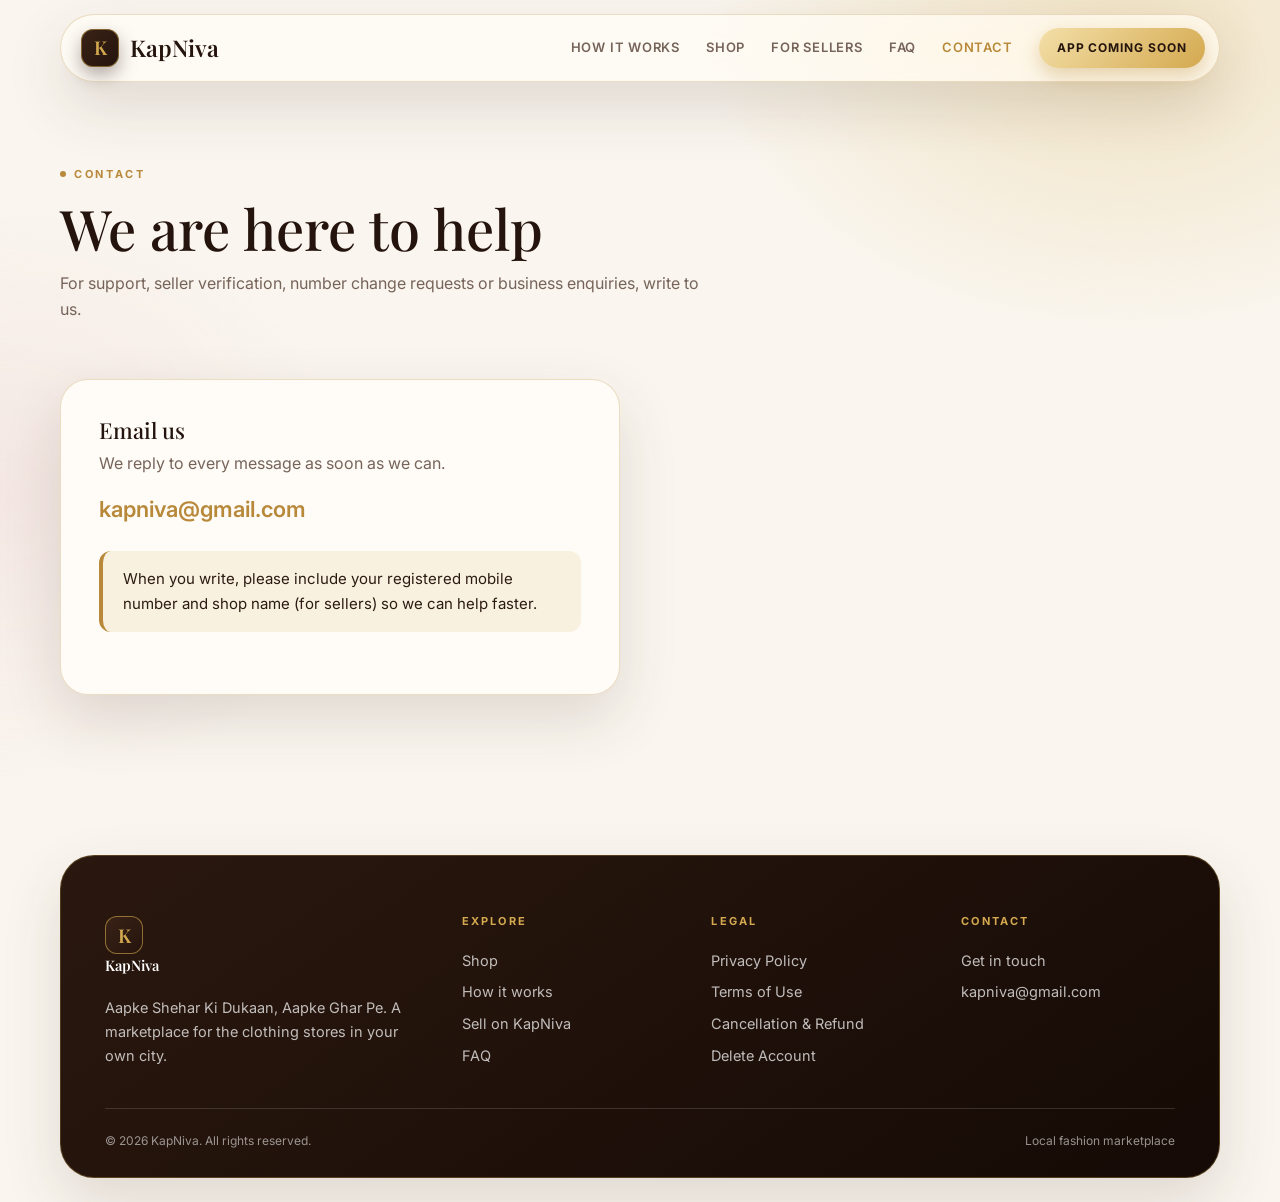
<file: contact.html>
<!DOCTYPE html>
<html lang="en">
<head>
<meta charset="UTF-8">
<meta name="viewport" content="width=device-width, initial-scale=1.0">
<title>Contact | KapNiva</title>
<meta name="description" content="Contact KapNiva for support, seller verification and business enquiries.">
<meta property="og:title" content="Contact | KapNiva">
<meta property="og:description" content="Contact KapNiva for support, seller verification and business enquiries.">
<meta property="og:type" content="website">
<meta name="theme-color" content="#24140D">
<link rel="icon" href="data:image/svg+xml,%3Csvg xmlns='http://www.w3.org/2000/svg' viewBox='0 0 100 100'%3E%3Crect width='100' height='100' rx='26' fill='%2324140D'/%3E%3Ctext x='50' y='70' font-size='64' text-anchor='middle' fill='%23D4A94F' font-family='Georgia'%3EK%3C/text%3E%3C/svg%3E">
<link rel="preconnect" href="https://fonts.googleapis.com">
<link rel="preconnect" href="https://fonts.gstatic.com" crossorigin>
<link href="https://fonts.googleapis.com/css2?family=Inter:wght@400;500;600;700&family=Playfair+Display:ital,wght@0,500;0,600;1,500&display=swap" rel="stylesheet">
<link rel="stylesheet" href="styles.css">
</head>
<body>
<header class="site-header">
  <div class="container nav" style="width:100%">
    <a href="index.html" class="logo"><span class="logo-mark">K</span>KapNiva</a>
    <button class="menu-btn" aria-label="Menu">&#9776;</button>
    <nav class="nav-links">
      <a href="index.html#how" class="">How it works</a>
      <a href="shop.html" class="">Shop</a>
      <a href="sellers.html" class="">For sellers</a>
      <a href="index.html#faq">FAQ</a>
      <a href="contact.html" class="active">Contact</a>
      <span class="pill">App coming soon</span>
    </nav>
  </div>
</header>
<main>
<div class="page-hero"><div class="container"><span class="eyebrow">Contact</span><h1>We are here to help</h1><p>For support, seller verification, number change requests or business enquiries, write to us.</p></div></div>
<div class="container" style="padding-bottom:90px">
  <div class="contact-card reveal">
    <h3 style="font-size:22px;margin-bottom:8px">Email us</h3>
    <p style="color:rgba(255,247,240,.72);margin-bottom:14px">We reply to every message as soon as we can.</p>
    <a class="mail" href="mailto:kapniva@gmail.com">kapniva@gmail.com</a>
    <div class="note" style="margin-top:24px">When you write, please include your registered mobile number and shop name (for sellers) so we can help faster.</div>
  </div>
</div>
</main>
<footer class="site-footer">
  <div class="container" style="width:100%">
    <div class="foot-grid">
      <div>
        <a href="index.html" class="logo"><span class="logo-mark">K</span>KapNiva</a>
        <p style="max-width:300px;font-size:14.5px">Aapke Shehar Ki Dukaan, Aapke Ghar Pe. A marketplace for the clothing stores in your own city.</p>
      </div>
      <div><h5>Explore</h5><a href="shop.html">Shop</a><a href="index.html#how">How it works</a><a href="sellers.html">Sell on KapNiva</a><a href="index.html#faq">FAQ</a></div>
      <div><h5>Legal</h5><a href="privacy.html">Privacy Policy</a><a href="terms.html">Terms of Use</a><a href="refund.html">Cancellation &amp; Refund</a><a href="delete-account.html">Delete Account</a></div>
      <div><h5>Contact</h5><a href="contact.html">Get in touch</a><a href="mailto:kapniva@gmail.com">kapniva@gmail.com</a></div>
    </div>
    <div class="foot-bottom"><span>&copy; 2026 KapNiva. All rights reserved.</span><span>Local fashion marketplace</span></div>
  </div>
</footer>
<script src="script.js"></script>
<script src="catalog.js"></script>
</body>
</html>
</file>
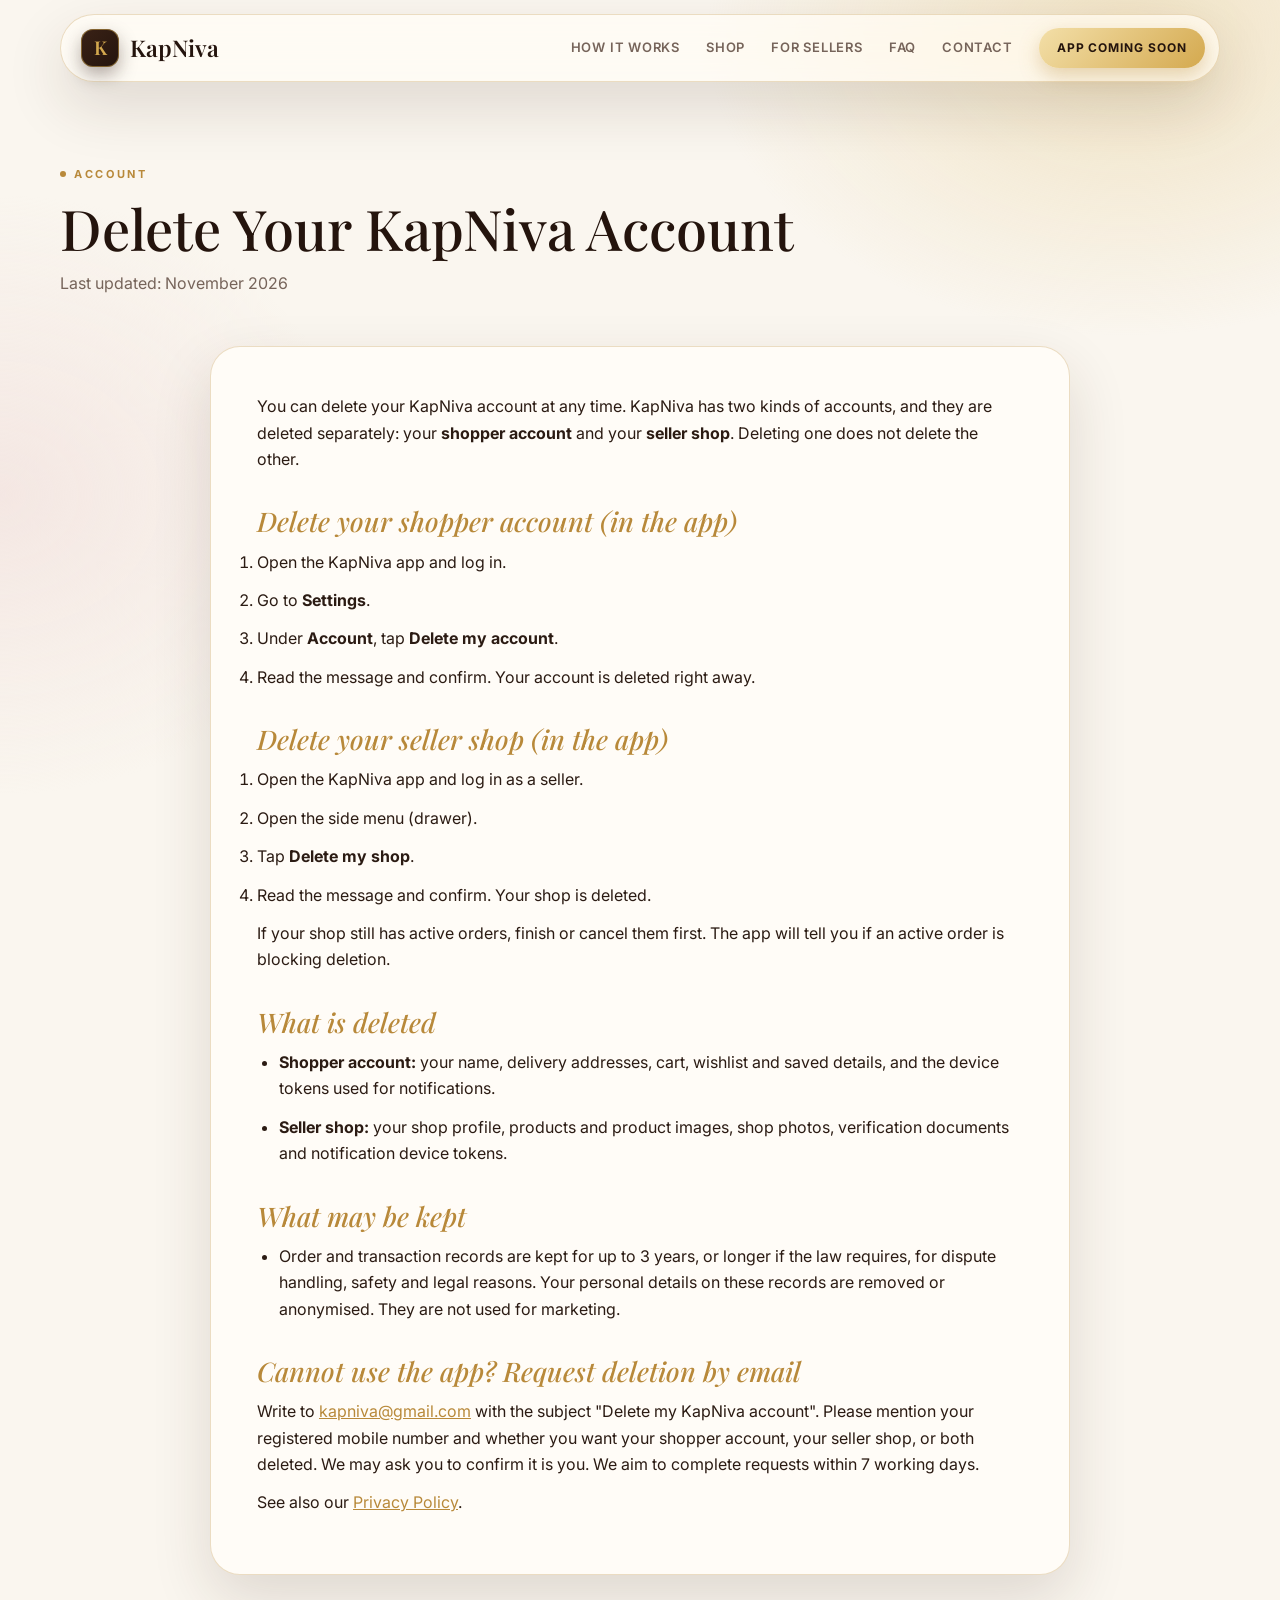
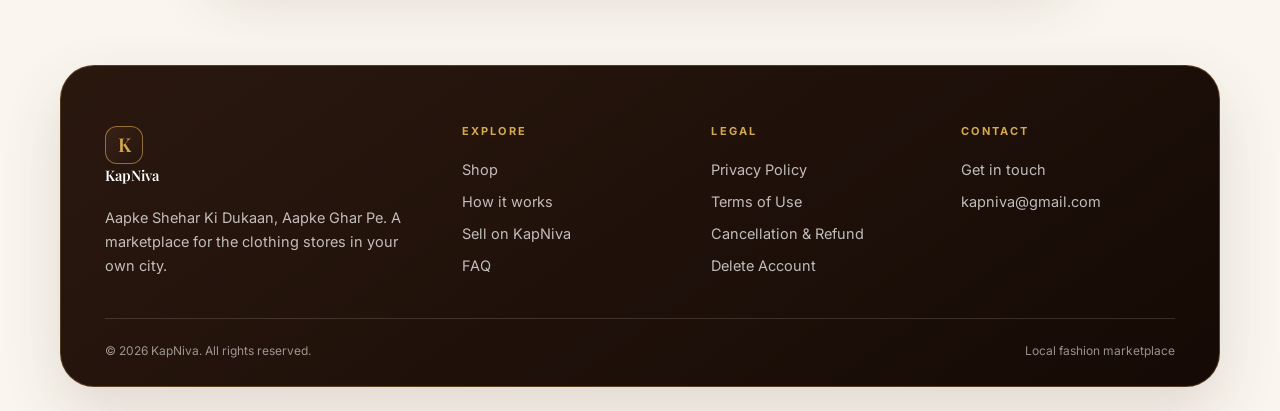
<file: delete-account.html>
<!DOCTYPE html>
<html lang="en">
<head>
<meta charset="UTF-8">
<meta name="viewport" content="width=device-width, initial-scale=1.0">
<title>Delete Account | KapNiva</title>
<meta name="description" content="How to delete your KapNiva account and what happens to your data.">
<meta property="og:title" content="Delete Account | KapNiva">
<meta property="og:description" content="How to delete your KapNiva account and what happens to your data.">
<meta property="og:type" content="website">
<meta name="theme-color" content="#24140D">
<link rel="icon" href="data:image/svg+xml,%3Csvg xmlns='http://www.w3.org/2000/svg' viewBox='0 0 100 100'%3E%3Crect width='100' height='100' rx='26' fill='%2324140D'/%3E%3Ctext x='50' y='70' font-size='64' text-anchor='middle' fill='%23D4A94F' font-family='Georgia'%3EK%3C/text%3E%3C/svg%3E">
<link rel="preconnect" href="https://fonts.googleapis.com">
<link rel="preconnect" href="https://fonts.gstatic.com" crossorigin>
<link href="https://fonts.googleapis.com/css2?family=Inter:wght@400;500;600;700&family=Playfair+Display:ital,wght@0,500;0,600;1,500&display=swap" rel="stylesheet">
<link rel="stylesheet" href="styles.css">
</head>
<body>
<header class="site-header">
  <div class="container nav" style="width:100%">
    <a href="index.html" class="logo"><span class="logo-mark">K</span>KapNiva</a>
    <button class="menu-btn" aria-label="Menu">&#9776;</button>
    <nav class="nav-links">
      <a href="index.html#how" class="">How it works</a>
      <a href="shop.html" class="">Shop</a>
      <a href="sellers.html" class="">For sellers</a>
      <a href="index.html#faq">FAQ</a>
      <a href="contact.html" class="">Contact</a>
      <span class="pill">App coming soon</span>
    </nav>
  </div>
</header>
<main>
<div class="page-hero"><div class="container"><span class="eyebrow">Account</span><h1>Delete Your KapNiva Account</h1><p>Last updated: November 2026</p></div></div>
<div class="container doc">
<p>You can delete your KapNiva account at any time. KapNiva has two kinds of accounts, and they are deleted separately: your <b>shopper account</b> and your <b>seller shop</b>. Deleting one does not delete the other.</p>

<h2>Delete your shopper account (in the app)</h2>
<ol>
<li>Open the KapNiva app and log in.</li>
<li>Go to <b>Settings</b>.</li>
<li>Under <b>Account</b>, tap <b>Delete my account</b>.</li>
<li>Read the message and confirm. Your account is deleted right away.</li>
</ol>

<h2>Delete your seller shop (in the app)</h2>
<ol>
<li>Open the KapNiva app and log in as a seller.</li>
<li>Open the side menu (drawer).</li>
<li>Tap <b>Delete my shop</b>.</li>
<li>Read the message and confirm. Your shop is deleted.</li>
</ol>
<p>If your shop still has active orders, finish or cancel them first. The app will tell you if an active order is blocking deletion.</p>

<h2>What is deleted</h2>
<ul>
<li><b>Shopper account:</b> your name, delivery addresses, cart, wishlist and saved details, and the device tokens used for notifications.</li>
<li><b>Seller shop:</b> your shop profile, products and product images, shop photos, verification documents and notification device tokens.</li>
</ul>

<h2>What may be kept</h2>
<ul>
<li>Order and transaction records are kept for up to 3 years, or longer if the law requires, for dispute handling, safety and legal reasons. Your personal details on these records are removed or anonymised. They are not used for marketing.</li>
</ul>

<h2>Cannot use the app? Request deletion by email</h2>
<p>Write to <a href="mailto:kapniva@gmail.com?subject=Delete%20my%20KapNiva%20account">kapniva@gmail.com</a> with the subject "Delete my KapNiva account". Please mention your registered mobile number and whether you want your shopper account, your seller shop, or both deleted. We may ask you to confirm it is you. We aim to complete requests within 7 working days.</p>

<p>See also our <a href="privacy.html">Privacy Policy</a>.</p>
</div>
</main>
<footer class="site-footer">
  <div class="container" style="width:100%">
    <div class="foot-grid">
      <div>
        <a href="index.html" class="logo"><span class="logo-mark">K</span>KapNiva</a>
        <p style="max-width:300px;font-size:14.5px">Aapke Shehar Ki Dukaan, Aapke Ghar Pe. A marketplace for the clothing stores in your own city.</p>
      </div>
      <div><h5>Explore</h5><a href="shop.html">Shop</a><a href="index.html#how">How it works</a><a href="sellers.html">Sell on KapNiva</a><a href="index.html#faq">FAQ</a></div>
      <div><h5>Legal</h5><a href="privacy.html">Privacy Policy</a><a href="terms.html">Terms of Use</a><a href="refund.html">Cancellation &amp; Refund</a><a href="delete-account.html">Delete Account</a></div>
      <div><h5>Contact</h5><a href="contact.html">Get in touch</a><a href="mailto:kapniva@gmail.com">kapniva@gmail.com</a></div>
    </div>
    <div class="foot-bottom"><span>&copy; 2026 KapNiva. All rights reserved.</span><span>Local fashion marketplace</span></div>
  </div>
</footer>
<script src="script.js"></script>
<script src="catalog.js"></script>
</body>
</html>
</file>
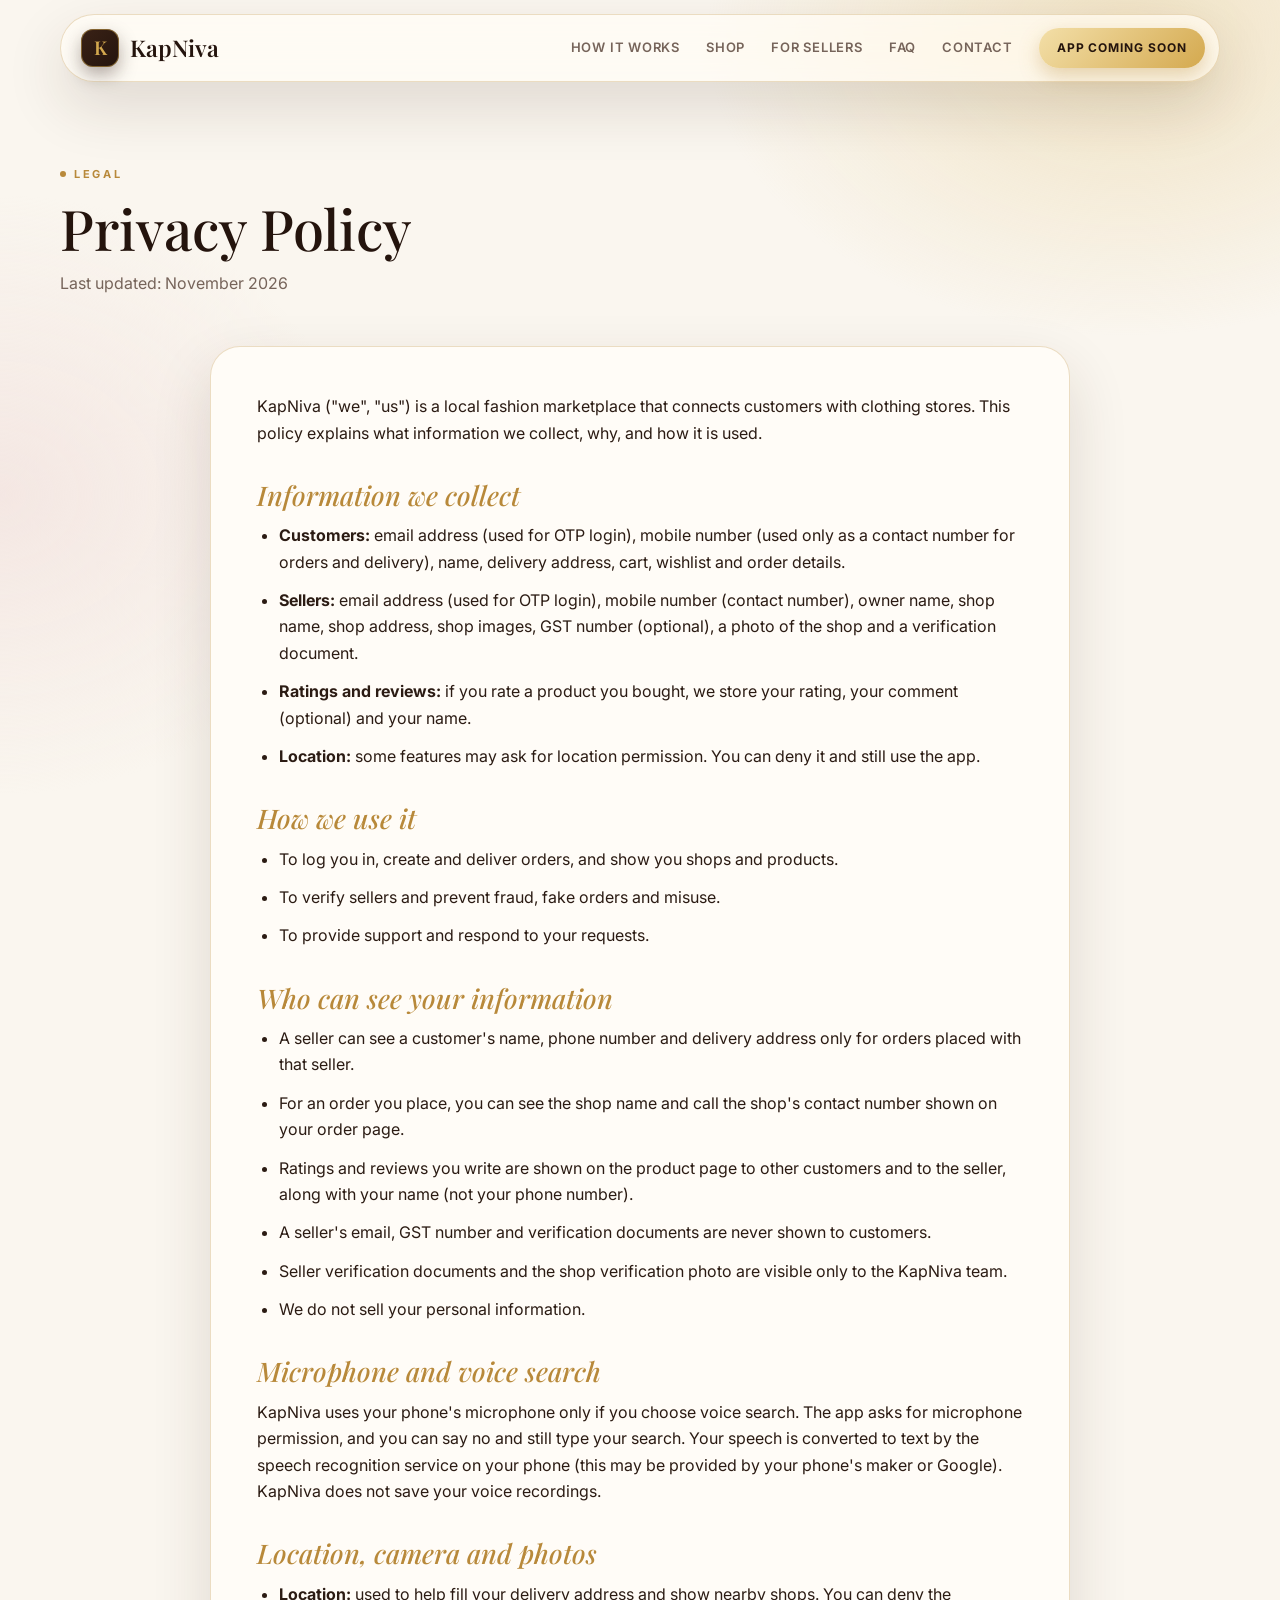
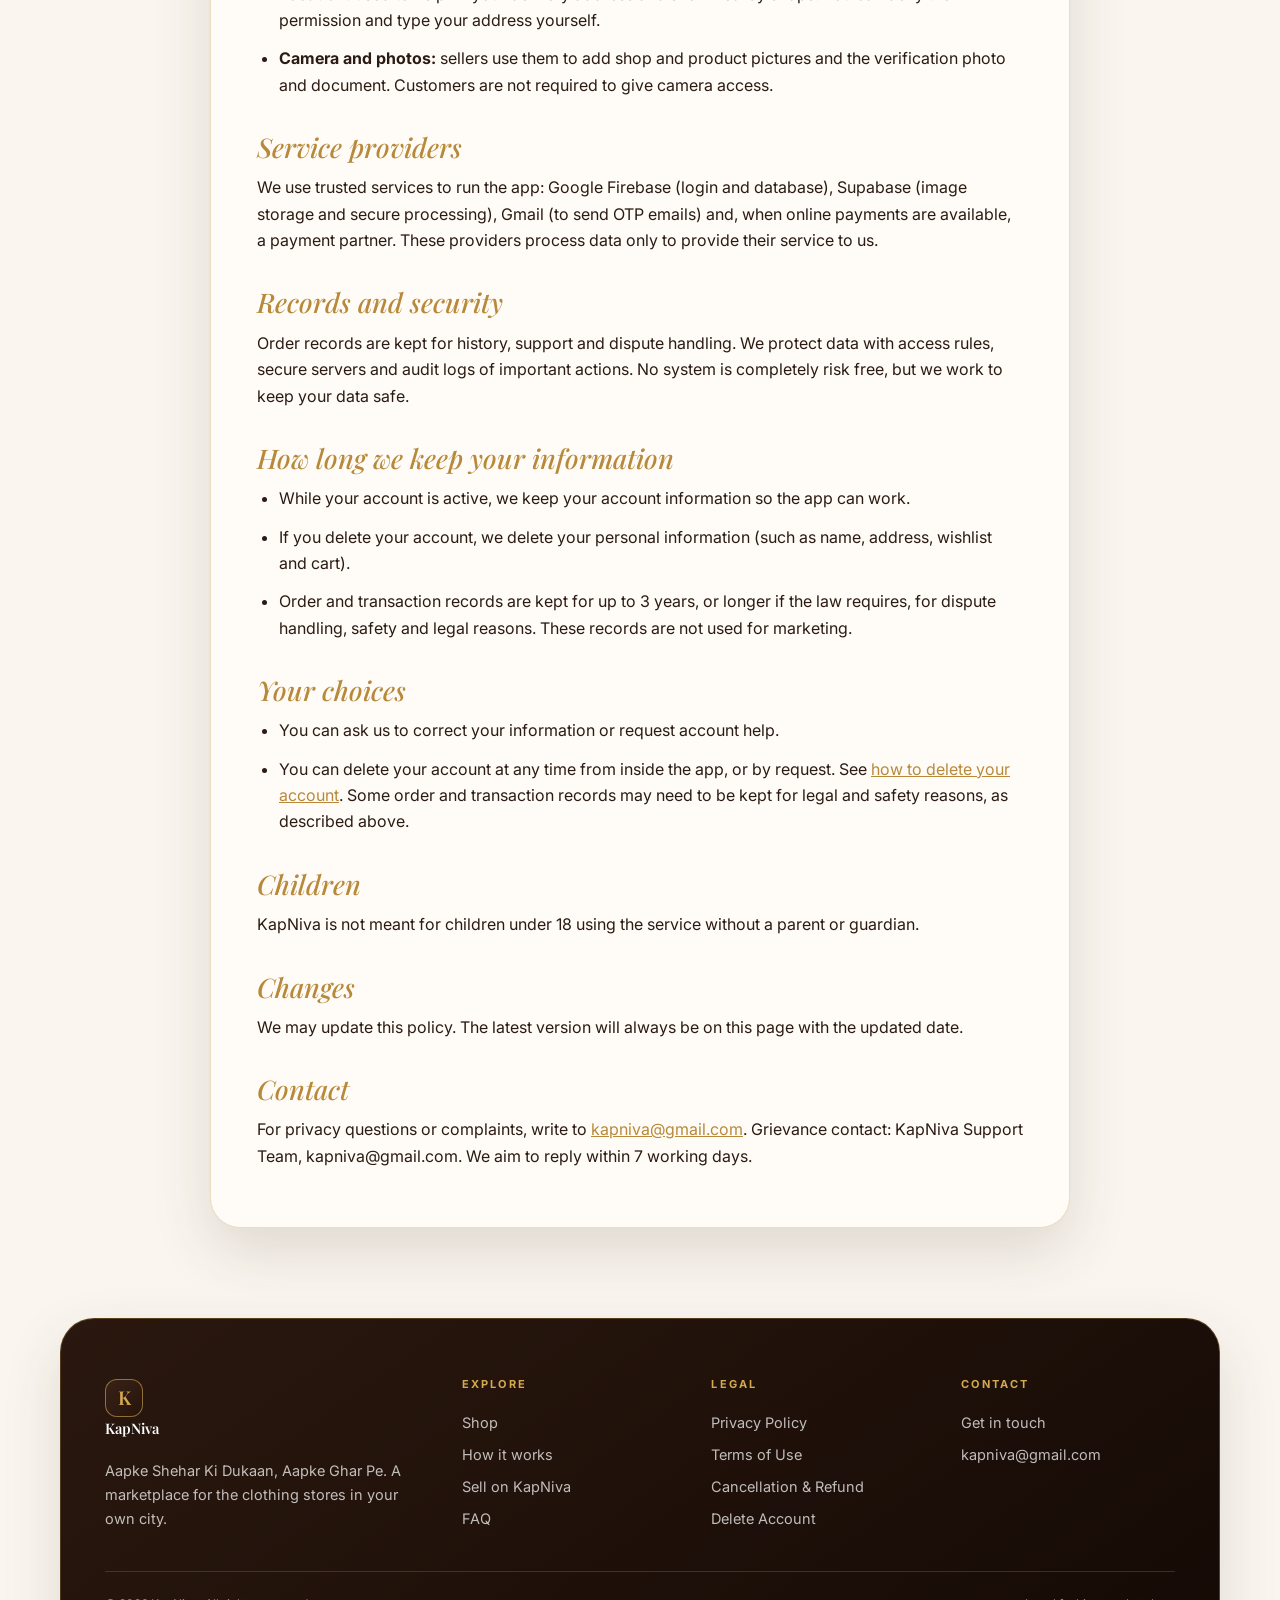
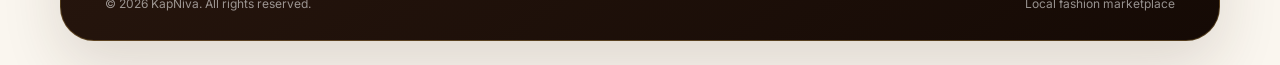
<file: privacy.html>
<!DOCTYPE html>
<html lang="en">
<head>
<meta charset="UTF-8">
<meta name="viewport" content="width=device-width, initial-scale=1.0">
<title>Privacy Policy | KapNiva</title>
<meta name="description" content="How KapNiva collects, uses and protects your information.">
<meta property="og:title" content="Privacy Policy | KapNiva">
<meta property="og:description" content="How KapNiva collects, uses and protects your information.">
<meta property="og:type" content="website">
<meta name="theme-color" content="#24140D">
<link rel="icon" href="data:image/svg+xml,%3Csvg xmlns='http://www.w3.org/2000/svg' viewBox='0 0 100 100'%3E%3Crect width='100' height='100' rx='26' fill='%2324140D'/%3E%3Ctext x='50' y='70' font-size='64' text-anchor='middle' fill='%23D4A94F' font-family='Georgia'%3EK%3C/text%3E%3C/svg%3E">
<link rel="preconnect" href="https://fonts.googleapis.com">
<link rel="preconnect" href="https://fonts.gstatic.com" crossorigin>
<link href="https://fonts.googleapis.com/css2?family=Inter:wght@400;500;600;700&family=Playfair+Display:ital,wght@0,500;0,600;1,500&display=swap" rel="stylesheet">
<link rel="stylesheet" href="styles.css">
</head>
<body>
<header class="site-header">
  <div class="container nav" style="width:100%">
    <a href="index.html" class="logo"><span class="logo-mark">K</span>KapNiva</a>
    <button class="menu-btn" aria-label="Menu">&#9776;</button>
    <nav class="nav-links">
      <a href="index.html#how" class="">How it works</a>
      <a href="shop.html" class="">Shop</a>
      <a href="sellers.html" class="">For sellers</a>
      <a href="index.html#faq">FAQ</a>
      <a href="contact.html" class="">Contact</a>
      <span class="pill">App coming soon</span>
    </nav>
  </div>
</header>
<main>
<div class="page-hero"><div class="container"><span class="eyebrow">Legal</span><h1>Privacy Policy</h1><p>Last updated: November 2026</p></div></div>
<div class="container doc">
<p>KapNiva ("we", "us") is a local fashion marketplace that connects customers with clothing stores. This policy explains what information we collect, why, and how it is used.</p>

<h2>Information we collect</h2>
<ul>
<li><b>Customers:</b> email address (used for OTP login), mobile number (used only as a contact number for orders and delivery), name, delivery address, cart, wishlist and order details.</li>
<li><b>Sellers:</b> email address (used for OTP login), mobile number (contact number), owner name, shop name, shop address, shop images, GST number (optional), a photo of the shop and a verification document.</li>
<li><b>Ratings and reviews:</b> if you rate a product you bought, we store your rating, your comment (optional) and your name.</li>
<li><b>Location:</b> some features may ask for location permission. You can deny it and still use the app.</li>
</ul>

<h2>How we use it</h2>
<ul>
<li>To log you in, create and deliver orders, and show you shops and products.</li>
<li>To verify sellers and prevent fraud, fake orders and misuse.</li>
<li>To provide support and respond to your requests.</li>
</ul>

<h2>Who can see your information</h2>
<ul>
<li>A seller can see a customer's name, phone number and delivery address only for orders placed with that seller.</li>
<li>For an order you place, you can see the shop name and call the shop's contact number shown on your order page.</li>
<li>Ratings and reviews you write are shown on the product page to other customers and to the seller, along with your name (not your phone number).</li>
<li>A seller's email, GST number and verification documents are never shown to customers.</li>
<li>Seller verification documents and the shop verification photo are visible only to the KapNiva team.</li>
<li>We do not sell your personal information.</li>
</ul>

<h2>Microphone and voice search</h2>
<p>KapNiva uses your phone's microphone only if you choose voice search. The app asks for microphone permission, and you can say no and still type your search. Your speech is converted to text by the speech recognition service on your phone (this may be provided by your phone's maker or Google). KapNiva does not save your voice recordings.</p>

<h2>Location, camera and photos</h2>
<ul>
<li><b>Location:</b> used to help fill your delivery address and show nearby shops. You can deny the permission and type your address yourself.</li>
<li><b>Camera and photos:</b> sellers use them to add shop and product pictures and the verification photo and document. Customers are not required to give camera access.</li>
</ul>

<h2>Service providers</h2>
<p>We use trusted services to run the app: Google Firebase (login and database), Supabase (image storage and secure processing), Gmail (to send OTP emails) and, when online payments are available, a payment partner. These providers process data only to provide their service to us.</p>

<h2>Records and security</h2>
<p>Order records are kept for history, support and dispute handling. We protect data with access rules, secure servers and audit logs of important actions. No system is completely risk free, but we work to keep your data safe.</p>

<h2>How long we keep your information</h2>
<ul>
<li>While your account is active, we keep your account information so the app can work.</li>
<li>If you delete your account, we delete your personal information (such as name, address, wishlist and cart).</li>
<li>Order and transaction records are kept for up to 3 years, or longer if the law requires, for dispute handling, safety and legal reasons. These records are not used for marketing.</li>
</ul>

<h2>Your choices</h2>
<ul>
<li>You can ask us to correct your information or request account help.</li>
<li>You can delete your account at any time from inside the app, or by request. See <a href="delete-account.html">how to delete your account</a>. Some order and transaction records may need to be kept for legal and safety reasons, as described above.</li>
</ul>

<h2>Children</h2>
<p>KapNiva is not meant for children under 18 using the service without a parent or guardian.</p>

<h2>Changes</h2>
<p>We may update this policy. The latest version will always be on this page with the updated date.</p>

<h2>Contact</h2>
<p>For privacy questions or complaints, write to <a href="mailto:kapniva@gmail.com">kapniva@gmail.com</a>. Grievance contact: KapNiva Support Team, kapniva@gmail.com. We aim to reply within 7 working days.</p>
</div>
</main>
<footer class="site-footer">
  <div class="container" style="width:100%">
    <div class="foot-grid">
      <div>
        <a href="index.html" class="logo"><span class="logo-mark">K</span>KapNiva</a>
        <p style="max-width:300px;font-size:14.5px">Aapke Shehar Ki Dukaan, Aapke Ghar Pe. A marketplace for the clothing stores in your own city.</p>
      </div>
      <div><h5>Explore</h5><a href="shop.html">Shop</a><a href="index.html#how">How it works</a><a href="sellers.html">Sell on KapNiva</a><a href="index.html#faq">FAQ</a></div>
      <div><h5>Legal</h5><a href="privacy.html">Privacy Policy</a><a href="terms.html">Terms of Use</a><a href="refund.html">Cancellation &amp; Refund</a><a href="delete-account.html">Delete Account</a></div>
      <div><h5>Contact</h5><a href="contact.html">Get in touch</a><a href="mailto:kapniva@gmail.com">kapniva@gmail.com</a></div>
    </div>
    <div class="foot-bottom"><span>&copy; 2026 KapNiva. All rights reserved.</span><span>Local fashion marketplace</span></div>
  </div>
</footer>
<script src="script.js"></script>
<script src="catalog.js"></script>
</body>
</html>
</file>
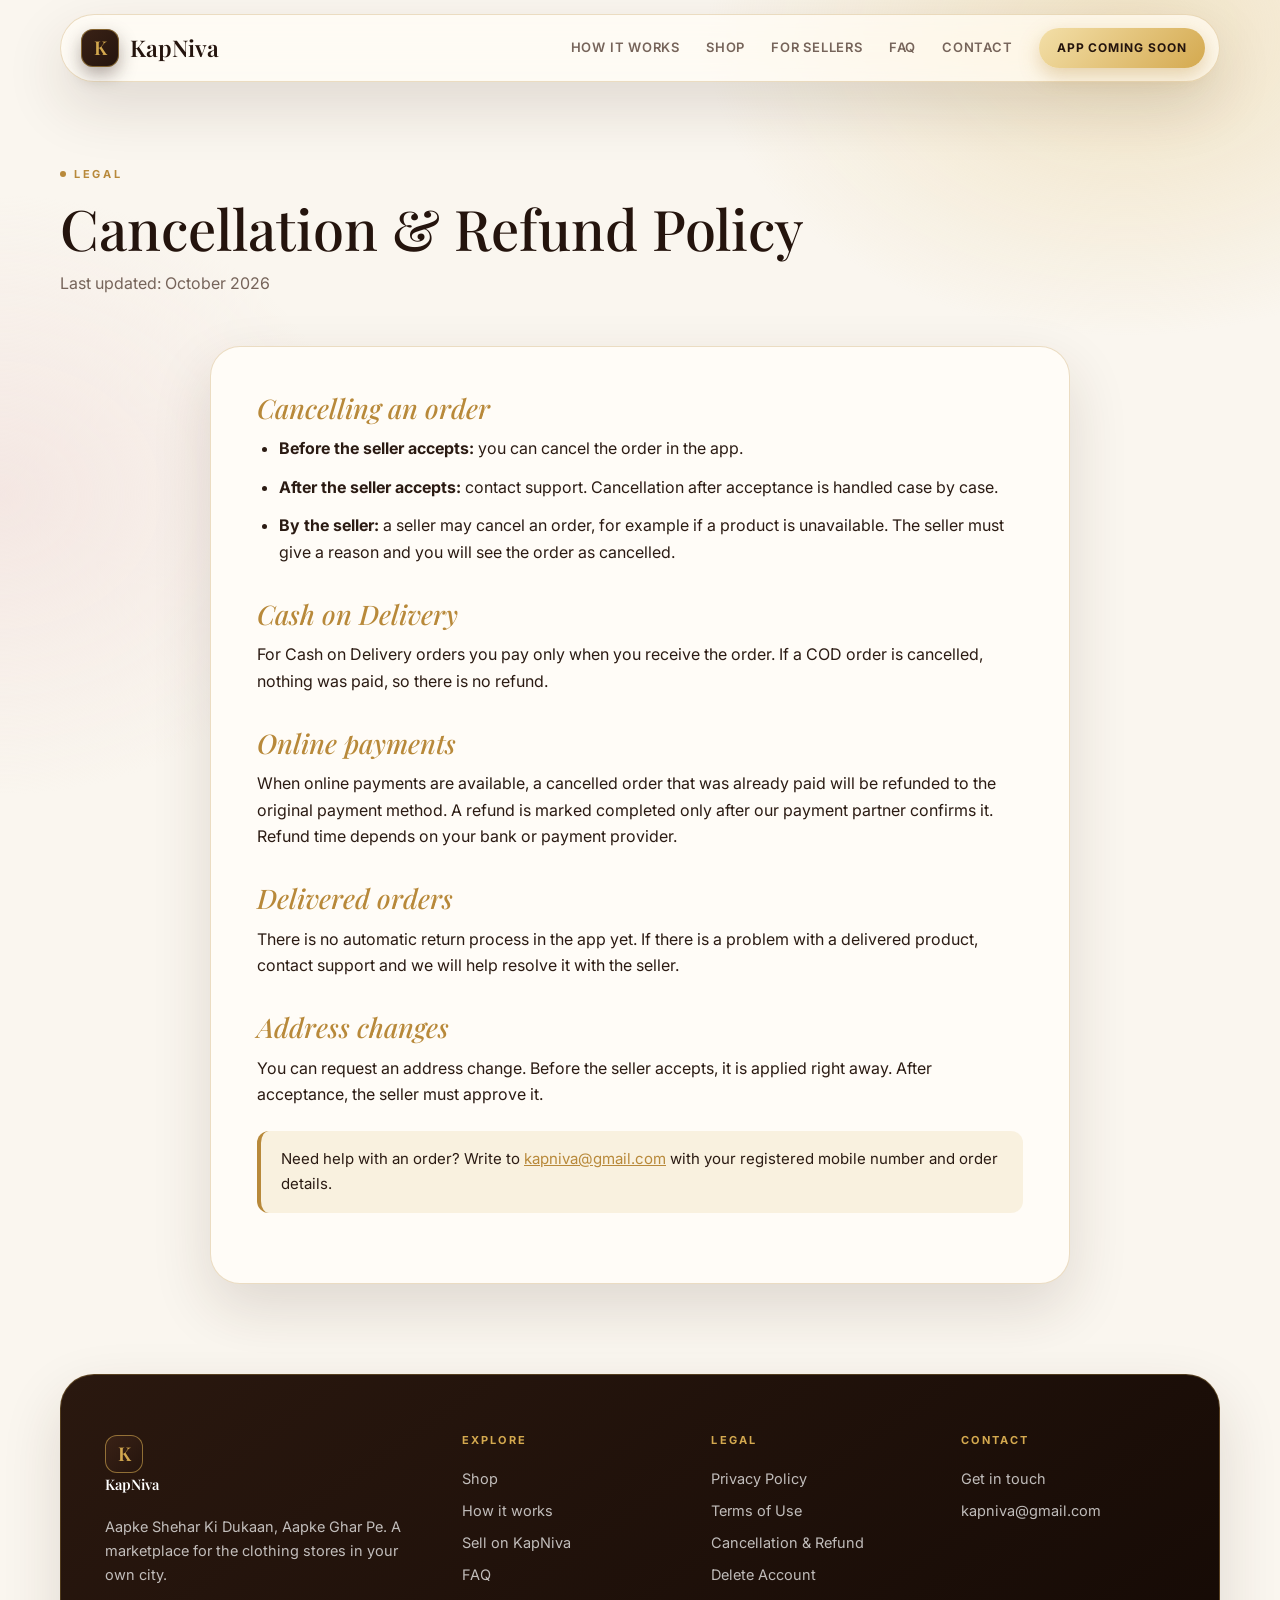
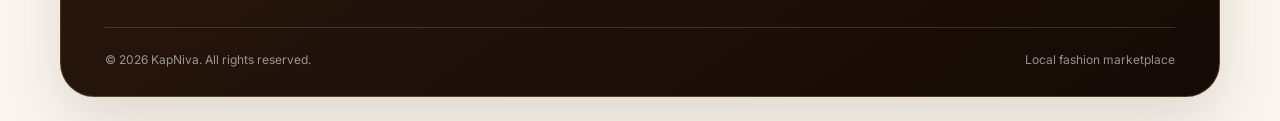
<file: refund.html>
<!DOCTYPE html>
<html lang="en">
<head>
<meta charset="UTF-8">
<meta name="viewport" content="width=device-width, initial-scale=1.0">
<title>Cancellation & Refund Policy | KapNiva</title>
<meta name="description" content="How order cancellation and refunds work on KapNiva.">
<meta property="og:title" content="Cancellation & Refund Policy | KapNiva">
<meta property="og:description" content="How order cancellation and refunds work on KapNiva.">
<meta property="og:type" content="website">
<meta name="theme-color" content="#24140D">
<link rel="icon" href="data:image/svg+xml,%3Csvg xmlns='http://www.w3.org/2000/svg' viewBox='0 0 100 100'%3E%3Crect width='100' height='100' rx='26' fill='%2324140D'/%3E%3Ctext x='50' y='70' font-size='64' text-anchor='middle' fill='%23D4A94F' font-family='Georgia'%3EK%3C/text%3E%3C/svg%3E">
<link rel="preconnect" href="https://fonts.googleapis.com">
<link rel="preconnect" href="https://fonts.gstatic.com" crossorigin>
<link href="https://fonts.googleapis.com/css2?family=Inter:wght@400;500;600;700&family=Playfair+Display:ital,wght@0,500;0,600;1,500&display=swap" rel="stylesheet">
<link rel="stylesheet" href="styles.css">
</head>
<body>
<header class="site-header">
  <div class="container nav" style="width:100%">
    <a href="index.html" class="logo"><span class="logo-mark">K</span>KapNiva</a>
    <button class="menu-btn" aria-label="Menu">&#9776;</button>
    <nav class="nav-links">
      <a href="index.html#how" class="">How it works</a>
      <a href="shop.html" class="">Shop</a>
      <a href="sellers.html" class="">For sellers</a>
      <a href="index.html#faq">FAQ</a>
      <a href="contact.html" class="">Contact</a>
      <span class="pill">App coming soon</span>
    </nav>
  </div>
</header>
<main>
<div class="page-hero"><div class="container"><span class="eyebrow">Legal</span><h1>Cancellation &amp; Refund Policy</h1><p>Last updated: October 2026</p></div></div>
<div class="container doc">

<h2>Cancelling an order</h2>
<ul>
<li><b>Before the seller accepts:</b> you can cancel the order in the app.</li>
<li><b>After the seller accepts:</b> contact support. Cancellation after acceptance is handled case by case.</li>
<li><b>By the seller:</b> a seller may cancel an order, for example if a product is unavailable. The seller must give a reason and you will see the order as cancelled.</li>
</ul>

<h2>Cash on Delivery</h2>
<p>For Cash on Delivery orders you pay only when you receive the order. If a COD order is cancelled, nothing was paid, so there is no refund.</p>

<h2>Online payments</h2>
<p>When online payments are available, a cancelled order that was already paid will be refunded to the original payment method. A refund is marked completed only after our payment partner confirms it. Refund time depends on your bank or payment provider.</p>

<h2>Delivered orders</h2>
<p>There is no automatic return process in the app yet. If there is a problem with a delivered product, contact support and we will help resolve it with the seller.</p>

<h2>Address changes</h2>
<p>You can request an address change. Before the seller accepts, it is applied right away. After acceptance, the seller must approve it.</p>

<div class="note">Need help with an order? Write to <a href="mailto:kapniva@gmail.com" >kapniva@gmail.com</a> with your registered mobile number and order details.</div>
</div>
</main>
<footer class="site-footer">
  <div class="container" style="width:100%">
    <div class="foot-grid">
      <div>
        <a href="index.html" class="logo"><span class="logo-mark">K</span>KapNiva</a>
        <p style="max-width:300px;font-size:14.5px">Aapke Shehar Ki Dukaan, Aapke Ghar Pe. A marketplace for the clothing stores in your own city.</p>
      </div>
      <div><h5>Explore</h5><a href="shop.html">Shop</a><a href="index.html#how">How it works</a><a href="sellers.html">Sell on KapNiva</a><a href="index.html#faq">FAQ</a></div>
      <div><h5>Legal</h5><a href="privacy.html">Privacy Policy</a><a href="terms.html">Terms of Use</a><a href="refund.html">Cancellation &amp; Refund</a><a href="delete-account.html">Delete Account</a></div>
      <div><h5>Contact</h5><a href="contact.html">Get in touch</a><a href="mailto:kapniva@gmail.com">kapniva@gmail.com</a></div>
    </div>
    <div class="foot-bottom"><span>&copy; 2026 KapNiva. All rights reserved.</span><span>Local fashion marketplace</span></div>
  </div>
</footer>
<script src="script.js"></script>
<script src="catalog.js"></script>
</body>
</html>
</file>
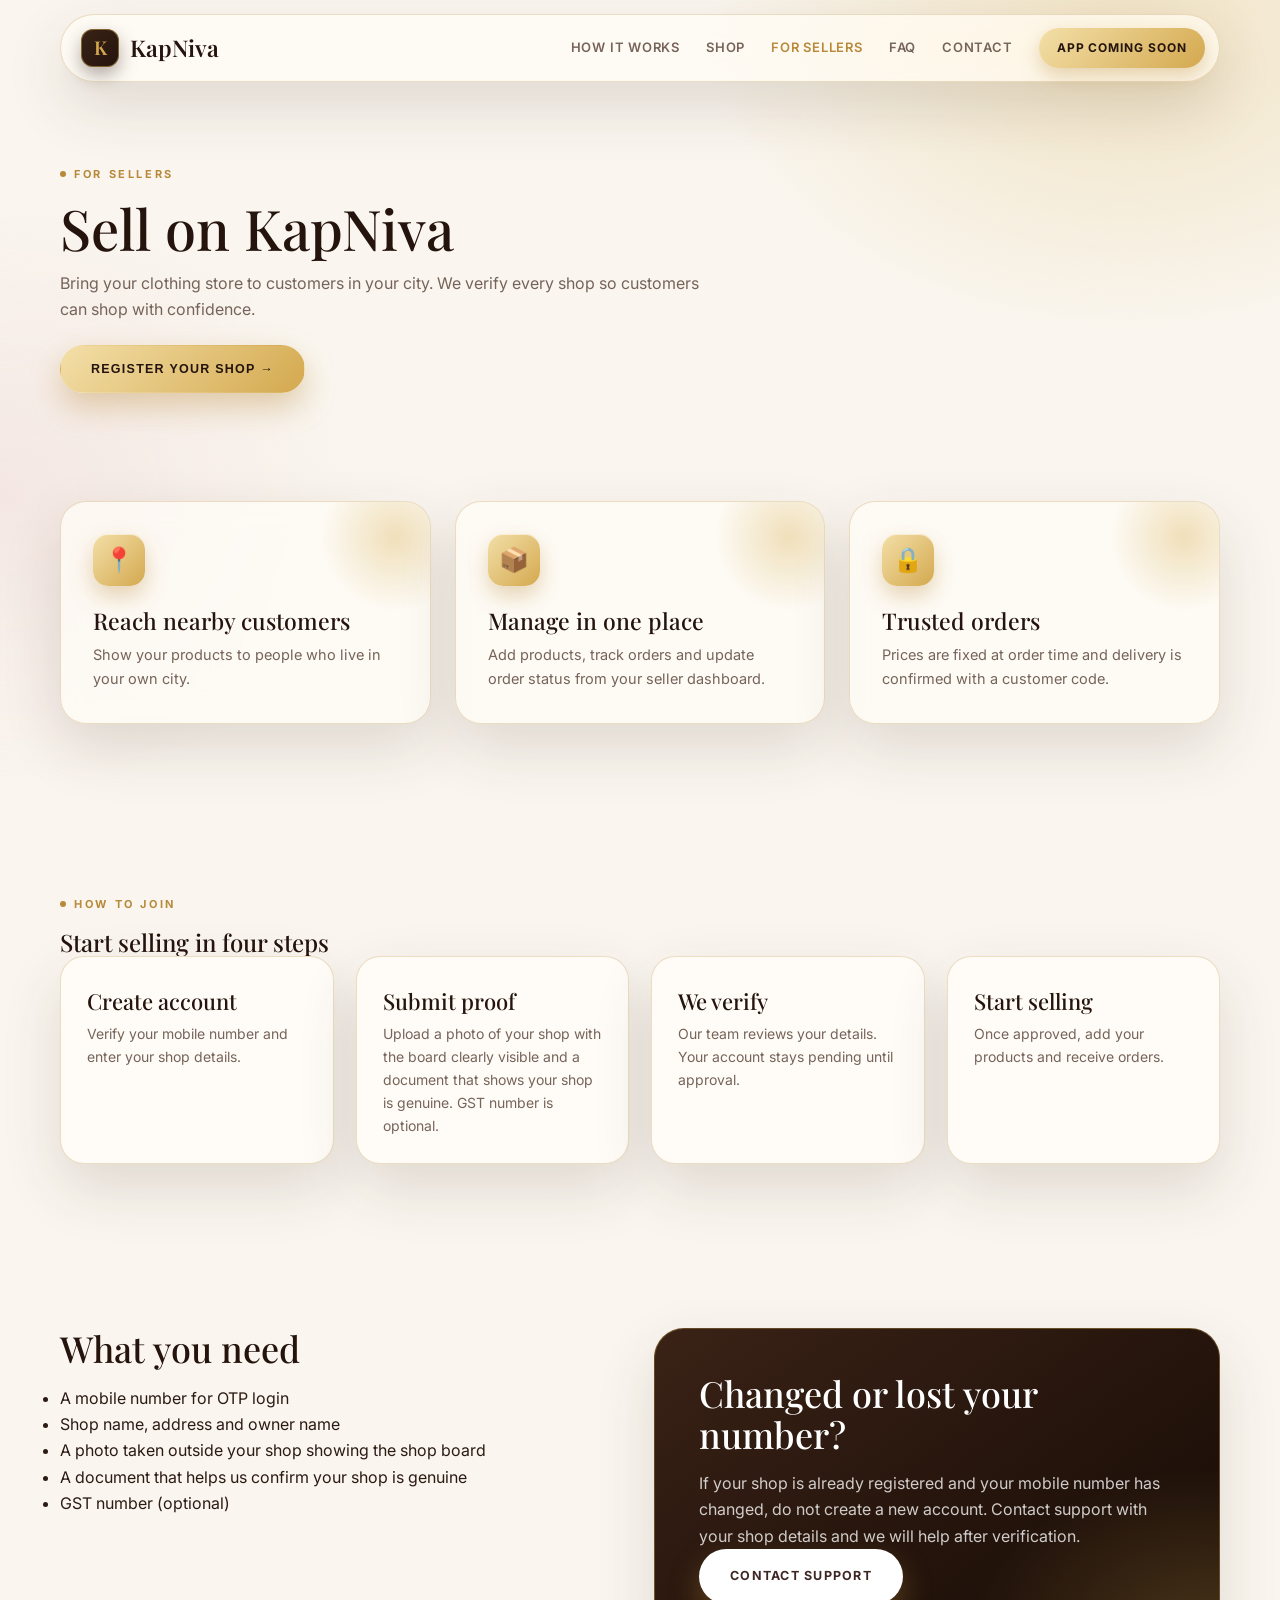
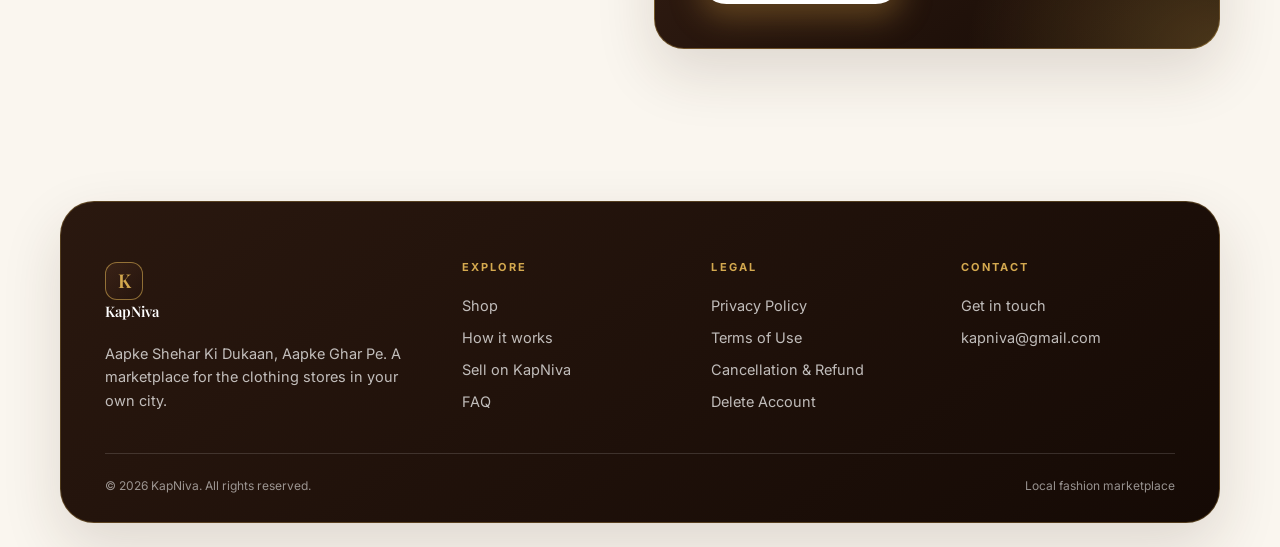
<file: sellers.html>
<!DOCTYPE html>
<html lang="en">
<head>
<meta charset="UTF-8">
<meta name="viewport" content="width=device-width, initial-scale=1.0">
<title>Sell on KapNiva | For Sellers</title>
<meta name="description" content="Bring your clothing store to customers in your city. Learn how to join KapNiva as a seller.">
<meta property="og:title" content="Sell on KapNiva | For Sellers">
<meta property="og:description" content="Bring your clothing store to customers in your city. Learn how to join KapNiva as a seller.">
<meta property="og:type" content="website">
<meta name="theme-color" content="#24140D">
<link rel="icon" href="data:image/svg+xml,%3Csvg xmlns='http://www.w3.org/2000/svg' viewBox='0 0 100 100'%3E%3Crect width='100' height='100' rx='26' fill='%2324140D'/%3E%3Ctext x='50' y='70' font-size='64' text-anchor='middle' fill='%23D4A94F' font-family='Georgia'%3EK%3C/text%3E%3C/svg%3E">
<link rel="preconnect" href="https://fonts.googleapis.com">
<link rel="preconnect" href="https://fonts.gstatic.com" crossorigin>
<link href="https://fonts.googleapis.com/css2?family=Inter:wght@400;500;600;700&family=Playfair+Display:ital,wght@0,500;0,600;1,500&display=swap" rel="stylesheet">
<link rel="stylesheet" href="styles.css">
</head>
<body>
<header class="site-header">
  <div class="container nav" style="width:100%">
    <a href="index.html" class="logo"><span class="logo-mark">K</span>KapNiva</a>
    <button class="menu-btn" aria-label="Menu">&#9776;</button>
    <nav class="nav-links">
      <a href="index.html#how" class="">How it works</a>
      <a href="shop.html" class="">Shop</a>
      <a href="sellers.html" class="active">For sellers</a>
      <a href="index.html#faq">FAQ</a>
      <a href="contact.html" class="">Contact</a>
      <span class="pill">App coming soon</span>
    </nav>
  </div>
</header>
<main>
<div class="page-hero"><div class="container"><span class="eyebrow">For sellers</span><h1>Sell on KapNiva</h1><p>Bring your clothing store to customers in your city. We verify every shop so customers can shop with confidence.</p><div style="margin-top:22px"><button class="btn btn-primary" data-app="seller">Register your shop &rarr;</button></div></div></div>
<section>
  <div class="container">
    <div class="cards">
      <div class="card reveal"><div class="icon">&#128205;</div><h3>Reach nearby customers</h3><p>Show your products to people who live in your own city.</p></div>
      <div class="card reveal"><div class="icon">&#128230;</div><h3>Manage in one place</h3><p>Add products, track orders and update order status from your seller dashboard.</p></div>
      <div class="card reveal"><div class="icon">&#128274;</div><h3>Trusted orders</h3><p>Prices are fixed at order time and delivery is confirmed with a customer code.</p></div>
    </div>
  </div>
</section>
<section class="alt">
  <div class="container">
    <div class="section-head reveal"><span class="eyebrow">How to join</span><h2>Start selling in four steps</h2></div>
    <div class="steps">
      <div class="step reveal"><h3>Create account</h3><p>Verify your mobile number and enter your shop details.</p></div>
      <div class="step reveal"><h3>Submit proof</h3><p>Upload a photo of your shop with the board clearly visible and a document that shows your shop is genuine. GST number is optional.</p></div>
      <div class="step reveal"><h3>We verify</h3><p>Our team reviews your details. Your account stays pending until approval.</p></div>
      <div class="step reveal"><h3>Start selling</h3><p>Once approved, add your products and receive orders.</p></div>
    </div>
  </div>
</section>
<section>
  <div class="container split">
    <div class="reveal">
      <h2 style="font-size:clamp(26px,3.5vw,36px);margin-bottom:16px">What you need</h2>
      <ul class="checklist">
        <li>A mobile number for OTP login</li>
        <li>Shop name, address and owner name</li>
        <li>A photo taken outside your shop showing the shop board</li>
        <li>A document that helps us confirm your shop is genuine</li>
        <li>GST number (optional)</li>
      </ul>
    </div>
    <div class="panel reveal">
      <h3>Changed or lost your number?</h3>
      <p>If your shop is already registered and your mobile number has changed, do not create a new account. Contact support with your shop details and we will help after verification.</p>
      <a class="btn btn-primary" style="background:#fff;color:#3E2723" href="contact.html">Contact support</a>
    </div>
  </div>
</section>
</main>
<footer class="site-footer">
  <div class="container" style="width:100%">
    <div class="foot-grid">
      <div>
        <a href="index.html" class="logo"><span class="logo-mark">K</span>KapNiva</a>
        <p style="max-width:300px;font-size:14.5px">Aapke Shehar Ki Dukaan, Aapke Ghar Pe. A marketplace for the clothing stores in your own city.</p>
      </div>
      <div><h5>Explore</h5><a href="shop.html">Shop</a><a href="index.html#how">How it works</a><a href="sellers.html">Sell on KapNiva</a><a href="index.html#faq">FAQ</a></div>
      <div><h5>Legal</h5><a href="privacy.html">Privacy Policy</a><a href="terms.html">Terms of Use</a><a href="refund.html">Cancellation &amp; Refund</a><a href="delete-account.html">Delete Account</a></div>
      <div><h5>Contact</h5><a href="contact.html">Get in touch</a><a href="mailto:kapniva@gmail.com">kapniva@gmail.com</a></div>
    </div>
    <div class="foot-bottom"><span>&copy; 2026 KapNiva. All rights reserved.</span><span>Local fashion marketplace</span></div>
  </div>
</footer>
<script src="script.js"></script>
<script src="catalog.js"></script>
</body>
</html>
</file>
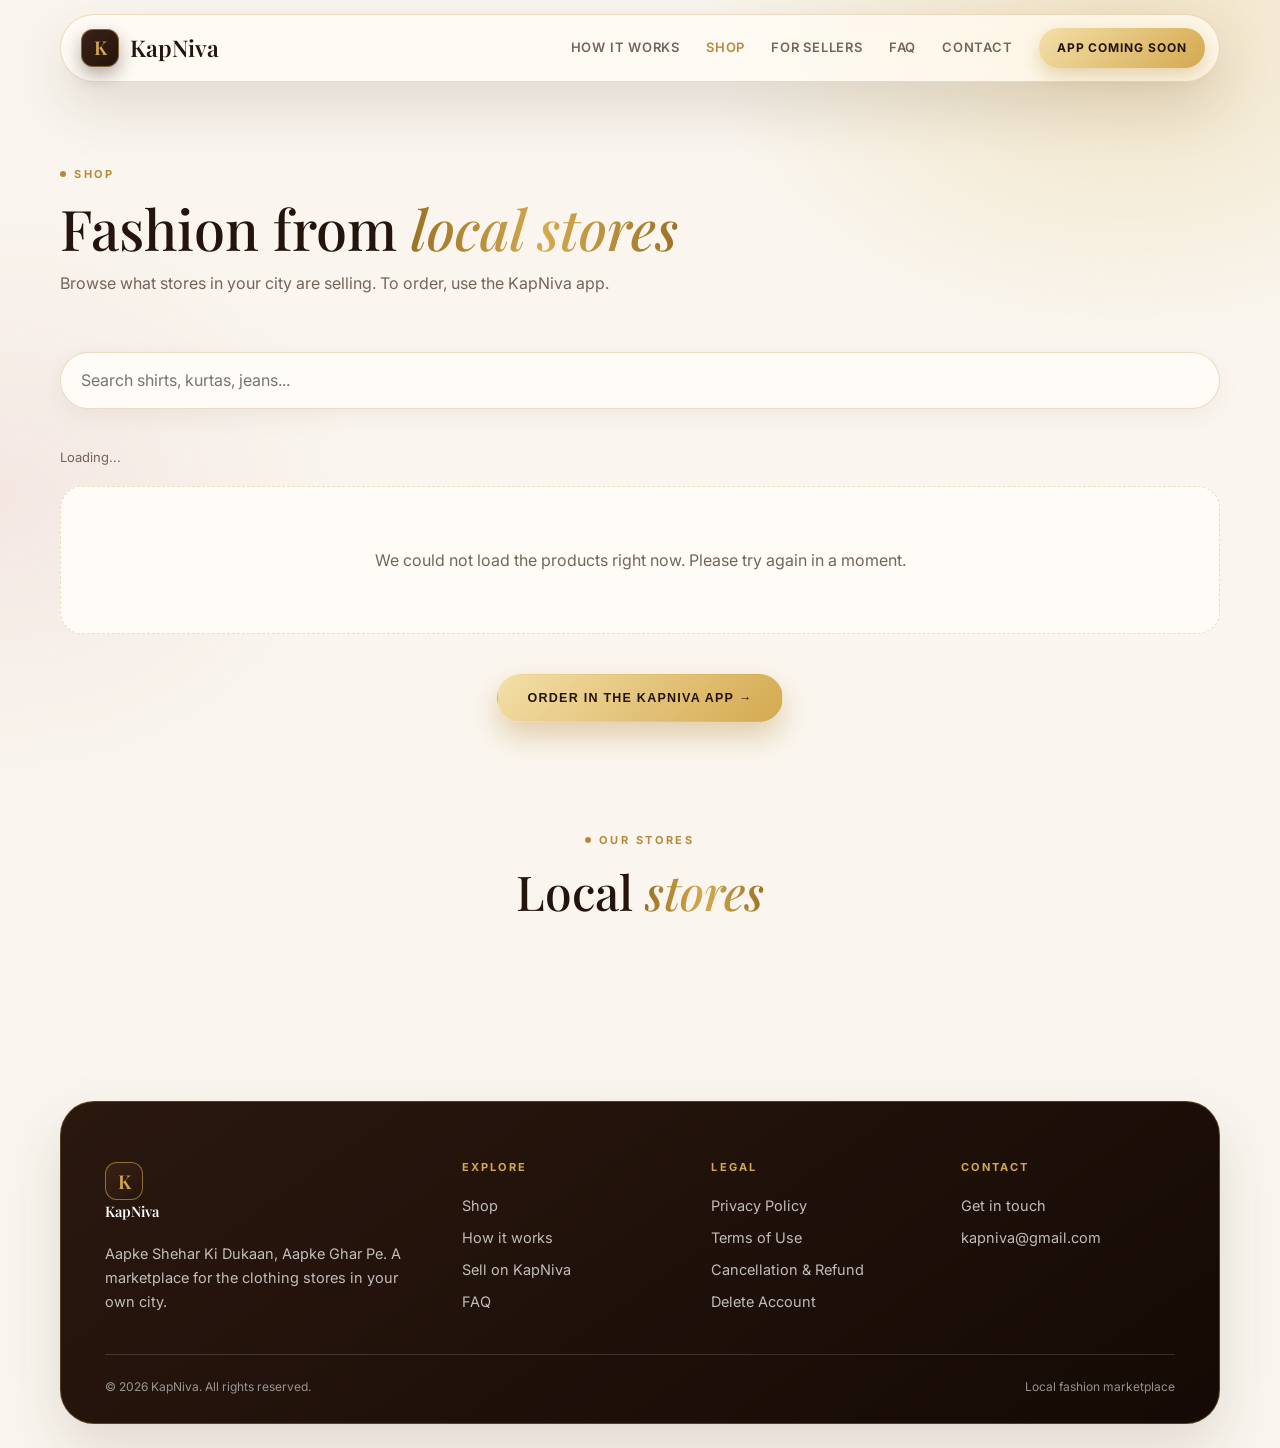
<file: shop.html>
<!DOCTYPE html>
<html lang="en">
<head>
<meta charset="UTF-8">
<meta name="viewport" content="width=device-width, initial-scale=1.0">
<title>Shop | KapNiva</title>
<meta name="description" content="KapNiva is a local fashion marketplace connecting customers with clothing stores in their city.">
<meta property="og:title" content="KapNiva | Aapke Shehar Ki Dukaan, Aapke Ghar Pe">
<meta property="og:description" content="KapNiva is a local fashion marketplace connecting customers with clothing stores in their city.">
<meta property="og:type" content="website">
<meta name="theme-color" content="#24140D">
<link rel="icon" href="data:image/svg+xml,%3Csvg xmlns='http://www.w3.org/2000/svg' viewBox='0 0 100 100'%3E%3Crect width='100' height='100' rx='26' fill='%2324140D'/%3E%3Ctext x='50' y='70' font-size='64' text-anchor='middle' fill='%23D4A94F' font-family='Georgia'%3EK%3C/text%3E%3C/svg%3E">
<link rel="preconnect" href="https://fonts.googleapis.com">
<link rel="preconnect" href="https://fonts.gstatic.com" crossorigin>
<link href="https://fonts.googleapis.com/css2?family=Inter:wght@400;500;600;700&family=Playfair+Display:ital,wght@0,500;0,600;1,500&display=swap" rel="stylesheet">
<link rel="stylesheet" href="styles.css">
</head>
<body>
<header class="site-header">
  <div class="container nav" style="width:100%">
    <a href="index.html" class="logo"><span class="logo-mark">K</span>KapNiva</a>
    <button class="menu-btn" aria-label="Menu">&#9776;</button>
    <nav class="nav-links">
      <a href="index.html#how" class="">How it works</a>
      <a href="shop.html" class="active">Shop</a>
      <a href="sellers.html" class="">For sellers</a>
      <a href="index.html#faq">FAQ</a>
      <a href="contact.html" class="">Contact</a>
      <span class="pill">App coming soon</span>
    </nav>
  </div>
</header>

<main>
<div class="page-hero"><div class="container"><span class="eyebrow">Shop</span><h1>Fashion from <em>local stores</em></h1><p>Browse what stores in your city are selling. To order, use the KapNiva app.</p></div></div>
<section style="padding-top:20px">
  <div class="container">
    <div class="toolbar"><input id="q" class="search" type="search" placeholder="Search shirts, kurtas, jeans..." aria-label="Search products"></div>
    <div class="chips2" id="chips"></div>
    <div class="count" id="count">Loading...</div>
    <div class="p-grid" id="p-grid"><div class="empty">Loading products...</div></div>
    <div style="margin-top:40px;text-align:center"><button class="btn btn-primary" data-app="order">Order in the KapNiva app &rarr;</button></div>
  </div>
</section>
<section style="padding-top:20px">
  <div class="container"><div class="center"><span class="eyebrow">Our stores</span><h2 class="sec-title">Local <em>stores</em></h2></div><div class="shops" id="shops" style="margin-top:30px"></div></div>
</section>
</main>

<footer class="site-footer">
  <div class="container" style="width:100%">
    <div class="foot-grid">
      <div>
        <a href="index.html" class="logo"><span class="logo-mark">K</span>KapNiva</a>
        <p style="max-width:300px;font-size:14.5px">Aapke Shehar Ki Dukaan, Aapke Ghar Pe. A marketplace for the clothing stores in your own city.</p>
      </div>
      <div><h5>Explore</h5><a href="shop.html">Shop</a><a href="index.html#how">How it works</a><a href="sellers.html">Sell on KapNiva</a><a href="index.html#faq">FAQ</a></div>
      <div><h5>Legal</h5><a href="privacy.html">Privacy Policy</a><a href="terms.html">Terms of Use</a><a href="refund.html">Cancellation &amp; Refund</a><a href="delete-account.html">Delete Account</a></div>
      <div><h5>Contact</h5><a href="contact.html">Get in touch</a><a href="mailto:kapniva@gmail.com">kapniva@gmail.com</a></div>
    </div>
    <div class="foot-bottom"><span>&copy; 2026 KapNiva. All rights reserved.</span><span>Local fashion marketplace</span></div>
  </div>
</footer>
<script src="script.js"></script>
<script src="catalog.js"></script>
<script src="shop.js"></script>
</body>
</html>
</file>
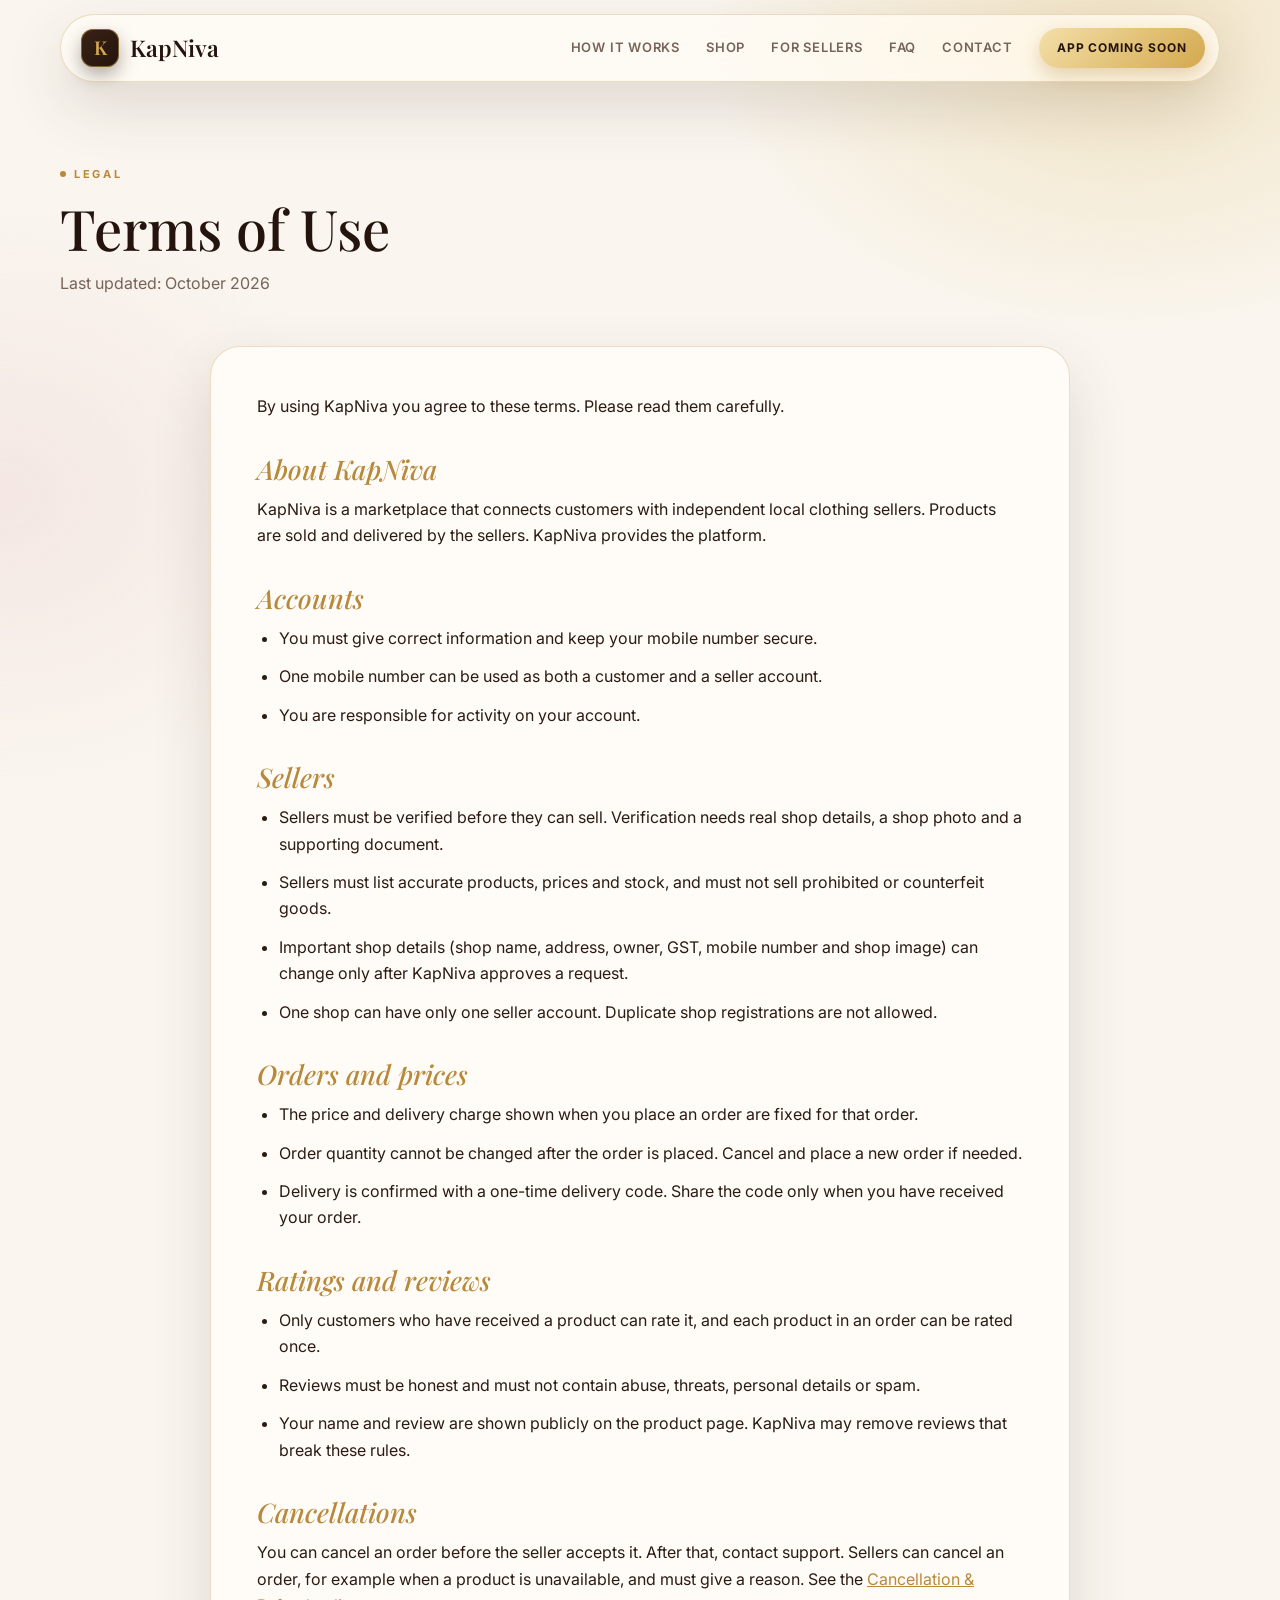
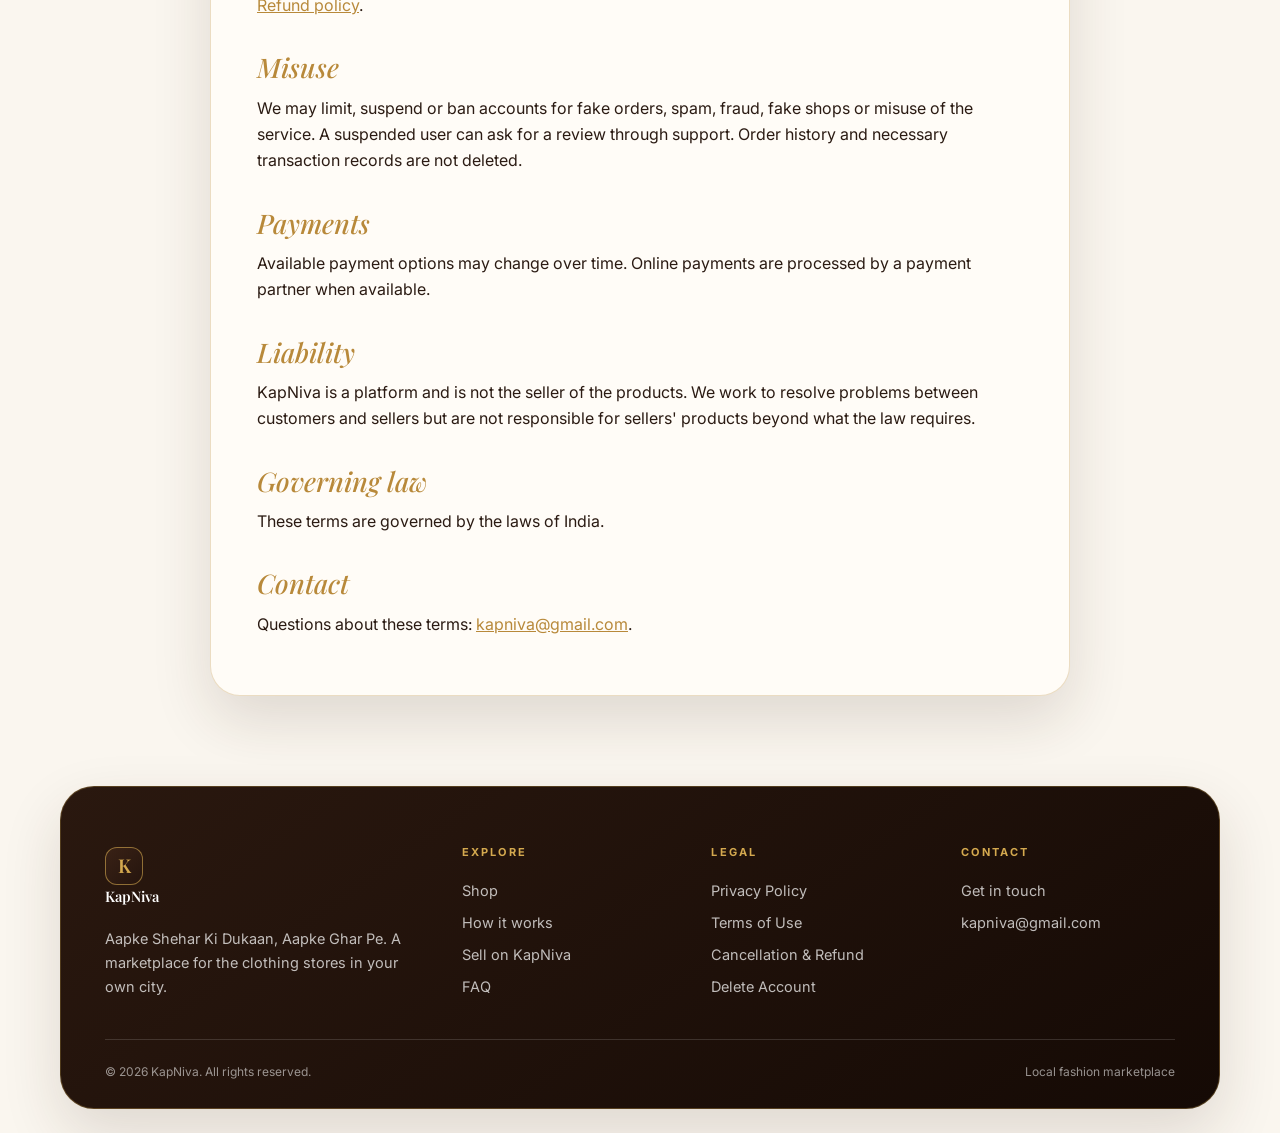
<file: terms.html>
<!DOCTYPE html>
<html lang="en">
<head>
<meta charset="UTF-8">
<meta name="viewport" content="width=device-width, initial-scale=1.0">
<title>Terms of Use | KapNiva</title>
<meta name="description" content="The terms for using the KapNiva marketplace as a customer or seller.">
<meta property="og:title" content="Terms of Use | KapNiva">
<meta property="og:description" content="The terms for using the KapNiva marketplace as a customer or seller.">
<meta property="og:type" content="website">
<meta name="theme-color" content="#24140D">
<link rel="icon" href="data:image/svg+xml,%3Csvg xmlns='http://www.w3.org/2000/svg' viewBox='0 0 100 100'%3E%3Crect width='100' height='100' rx='26' fill='%2324140D'/%3E%3Ctext x='50' y='70' font-size='64' text-anchor='middle' fill='%23D4A94F' font-family='Georgia'%3EK%3C/text%3E%3C/svg%3E">
<link rel="preconnect" href="https://fonts.googleapis.com">
<link rel="preconnect" href="https://fonts.gstatic.com" crossorigin>
<link href="https://fonts.googleapis.com/css2?family=Inter:wght@400;500;600;700&family=Playfair+Display:ital,wght@0,500;0,600;1,500&display=swap" rel="stylesheet">
<link rel="stylesheet" href="styles.css">
</head>
<body>
<header class="site-header">
  <div class="container nav" style="width:100%">
    <a href="index.html" class="logo"><span class="logo-mark">K</span>KapNiva</a>
    <button class="menu-btn" aria-label="Menu">&#9776;</button>
    <nav class="nav-links">
      <a href="index.html#how" class="">How it works</a>
      <a href="shop.html" class="">Shop</a>
      <a href="sellers.html" class="">For sellers</a>
      <a href="index.html#faq">FAQ</a>
      <a href="contact.html" class="">Contact</a>
      <span class="pill">App coming soon</span>
    </nav>
  </div>
</header>
<main>
<div class="page-hero"><div class="container"><span class="eyebrow">Legal</span><h1>Terms of Use</h1><p>Last updated: October 2026</p></div></div>
<div class="container doc">
<p>By using KapNiva you agree to these terms. Please read them carefully.</p>

<h2>About KapNiva</h2>
<p>KapNiva is a marketplace that connects customers with independent local clothing sellers. Products are sold and delivered by the sellers. KapNiva provides the platform.</p>

<h2>Accounts</h2>
<ul>
<li>You must give correct information and keep your mobile number secure.</li>
<li>One mobile number can be used as both a customer and a seller account.</li>
<li>You are responsible for activity on your account.</li>
</ul>

<h2>Sellers</h2>
<ul>
<li>Sellers must be verified before they can sell. Verification needs real shop details, a shop photo and a supporting document.</li>
<li>Sellers must list accurate products, prices and stock, and must not sell prohibited or counterfeit goods.</li>
<li>Important shop details (shop name, address, owner, GST, mobile number and shop image) can change only after KapNiva approves a request.</li>
<li>One shop can have only one seller account. Duplicate shop registrations are not allowed.</li>
</ul>

<h2>Orders and prices</h2>
<ul>
<li>The price and delivery charge shown when you place an order are fixed for that order.</li>
<li>Order quantity cannot be changed after the order is placed. Cancel and place a new order if needed.</li>
<li>Delivery is confirmed with a one-time delivery code. Share the code only when you have received your order.</li>
</ul>

<h2>Ratings and reviews</h2>
<ul>
<li>Only customers who have received a product can rate it, and each product in an order can be rated once.</li>
<li>Reviews must be honest and must not contain abuse, threats, personal details or spam.</li>
<li>Your name and review are shown publicly on the product page. KapNiva may remove reviews that break these rules.</li>
</ul>

<h2>Cancellations</h2>
<p>You can cancel an order before the seller accepts it. After that, contact support. Sellers can cancel an order, for example when a product is unavailable, and must give a reason. See the <a href="refund.html" >Cancellation &amp; Refund policy</a>.</p>

<h2>Misuse</h2>
<p>We may limit, suspend or ban accounts for fake orders, spam, fraud, fake shops or misuse of the service. A suspended user can ask for a review through support. Order history and necessary transaction records are not deleted.</p>

<h2>Payments</h2>
<p>Available payment options may change over time. Online payments are processed by a payment partner when available.</p>

<h2>Liability</h2>
<p>KapNiva is a platform and is not the seller of the products. We work to resolve problems between customers and sellers but are not responsible for sellers' products beyond what the law requires.</p>

<h2>Governing law</h2>
<p>These terms are governed by the laws of India.</p>

<h2>Contact</h2>
<p>Questions about these terms: <a href="mailto:kapniva@gmail.com" >kapniva@gmail.com</a>.</p>
</div>
</main>
<footer class="site-footer">
  <div class="container" style="width:100%">
    <div class="foot-grid">
      <div>
        <a href="index.html" class="logo"><span class="logo-mark">K</span>KapNiva</a>
        <p style="max-width:300px;font-size:14.5px">Aapke Shehar Ki Dukaan, Aapke Ghar Pe. A marketplace for the clothing stores in your own city.</p>
      </div>
      <div><h5>Explore</h5><a href="shop.html">Shop</a><a href="index.html#how">How it works</a><a href="sellers.html">Sell on KapNiva</a><a href="index.html#faq">FAQ</a></div>
      <div><h5>Legal</h5><a href="privacy.html">Privacy Policy</a><a href="terms.html">Terms of Use</a><a href="refund.html">Cancellation &amp; Refund</a><a href="delete-account.html">Delete Account</a></div>
      <div><h5>Contact</h5><a href="contact.html">Get in touch</a><a href="mailto:kapniva@gmail.com">kapniva@gmail.com</a></div>
    </div>
    <div class="foot-bottom"><span>&copy; 2026 KapNiva. All rights reserved.</span><span>Local fashion marketplace</span></div>
  </div>
</footer>
<script src="script.js"></script>
<script src="catalog.js"></script>
</body>
</html>
</file>
<file: styles.css>
:root{
  --cream:#FAF6EF; --paper:#FFFCF7; --espresso:#24140D; --deep:#3A2216; --brown:#6D4C41;
  --gold:#B8893A; --gold-soft:#E9D3A0; --gold-bright:#D4A94F; --ink:#2B1B13; --soft:#76645A;
  --edge:rgba(184,137,58,.28); --glass:rgba(255,252,247,.72);
  --shadow:0 24px 60px rgba(60,36,22,.14);
}
*{box-sizing:border-box;margin:0;padding:0}
html{scroll-behavior:smooth}
body{font-family:'Inter',system-ui,sans-serif;background:var(--cream);color:var(--ink);line-height:1.65;-webkit-font-smoothing:antialiased;overflow-x:hidden;position:relative}
body::before{content:"";position:fixed;inset:0;z-index:0;pointer-events:none;
  background:radial-gradient(700px 500px at 88% 4%,rgba(233,211,160,.55),transparent 60%),radial-gradient(600px 500px at 0% 55%,rgba(243,229,225,.9),transparent 60%)}
h1,h2,h3{font-family:'Playfair Display',Georgia,serif;color:var(--espresso);font-weight:500;line-height:1.12}
h1 em,h2 em,h3 em{font-style:italic;background:linear-gradient(90deg,#9C7326,#D4A94F,#9C7326);-webkit-background-clip:text;background-clip:text;color:transparent}
a{color:inherit;text-decoration:none}
.container{width:min(1160px,92%);margin:0 auto}
.site-header,main,.site-footer{position:relative;z-index:1}
.eyebrow{display:inline-flex;align-items:center;gap:8px;font-size:11px;letter-spacing:.24em;text-transform:uppercase;color:var(--gold);font-weight:700;margin-bottom:16px}
.eyebrow::before{content:"";width:6px;height:6px;border-radius:50%;background:var(--gold)}

/* header */
.site-header{position:sticky;top:14px;z-index:50;margin:14px auto 0;width:min(1160px,94%);border-radius:999px;background:var(--glass);
  backdrop-filter:blur(18px) saturate(160%);-webkit-backdrop-filter:blur(18px) saturate(160%);border:1px solid var(--edge);box-shadow:var(--shadow)}
.nav{display:flex;align-items:center;justify-content:space-between;height:66px;padding:0 14px 0 20px}
.logo{display:flex;align-items:center;gap:11px;font-family:'Playfair Display',serif;font-size:23px;font-weight:600;color:var(--espresso)}
.logo-mark{width:38px;height:38px;border-radius:12px;background:linear-gradient(135deg,#3A2216,#24140D);color:var(--gold-bright);display:grid;place-items:center;font-size:19px;box-shadow:0 8px 18px rgba(36,20,13,.35),inset 0 0 0 1px rgba(212,169,79,.5)}
.nav-links{display:flex;gap:26px;align-items:center;font-size:13px;font-weight:600;letter-spacing:.06em;text-transform:uppercase;color:var(--soft)}
.nav-links a:hover,.nav-links a.active{color:var(--gold)}
.menu-btn{display:none;background:none;border:0;font-size:26px;color:var(--espresso);cursor:pointer}
.pill{display:inline-block;padding:10px 18px;border-radius:999px;background:linear-gradient(135deg,#F3DFA8,#D4A94F);color:var(--espresso);font-size:12px;letter-spacing:.08em;font-weight:700;box-shadow:0 8px 20px rgba(184,137,58,.35)}

/* buttons */
.btn{display:inline-flex;align-items:center;gap:10px;padding:16px 30px;border-radius:999px;font-weight:700;font-size:12.5px;letter-spacing:.1em;text-transform:uppercase;border:1px solid transparent;cursor:pointer;transition:.25s}
.btn-primary{background:linear-gradient(135deg,#F3DFA8,#D4A94F);color:var(--espresso);box-shadow:0 14px 30px rgba(184,137,58,.38)}
.btn-primary:hover{transform:translateY(-3px);box-shadow:0 18px 38px rgba(184,137,58,.5)}
.btn-dark{background:var(--espresso);color:#fff;box-shadow:0 14px 30px rgba(36,20,13,.3)}
.btn-ghost{background:var(--paper);border-color:var(--edge);color:var(--espresso)}
.btn-ghost:hover{background:#fff}
.btn-soon{background:var(--espresso);color:var(--gold-soft);cursor:default}

/* hero */
.hero{padding:74px 0 70px}
.hero-grid{display:grid;grid-template-columns:1.05fr .95fr;gap:50px;align-items:center}
.chip{display:inline-flex;align-items:center;gap:8px;padding:9px 16px;border-radius:999px;background:var(--paper);border:1px solid var(--edge);font-size:11px;letter-spacing:.16em;text-transform:uppercase;color:var(--soft);font-weight:600;margin-bottom:26px}
.chip b{color:var(--gold)}
.hero h1{font-size:clamp(42px,6vw,74px);margin-bottom:24px}
.hero p.lead{font-size:18px;color:var(--soft);max-width:540px;margin-bottom:34px}
.hero-actions{display:flex;gap:14px;flex-wrap:wrap;margin-bottom:34px}
.mini-row{display:flex;gap:12px;flex-wrap:wrap}
.mini{display:flex;align-items:center;gap:10px;padding:12px 16px;border-radius:16px;background:var(--glass);border:1px solid var(--edge);backdrop-filter:blur(12px);font-size:12.5px;color:var(--soft)}
.mini b{display:block;color:var(--espresso);font-size:13px}
.mini i{width:30px;height:30px;border-radius:10px;background:var(--gold-soft);display:grid;place-items:center;font-style:normal;font-size:15px}

/* phone */
.phone-wrap{display:flex;justify-content:center;position:relative}
.phone{width:296px;height:590px;border-radius:46px;padding:11px;background:linear-gradient(145deg,#3A2216,#150a05);box-shadow:0 40px 80px rgba(36,20,13,.4),inset 0 0 0 1px rgba(212,169,79,.4);animation:float 6s ease-in-out infinite}
@keyframes float{0%,100%{transform:translateY(0)}50%{transform:translateY(-14px)}}
.screen{width:100%;height:100%;border-radius:36px;background:var(--cream);overflow:hidden;display:flex;flex-direction:column}
.s-loc{display:flex;align-items:center;gap:8px;padding:22px 16px 8px;font-size:11px;color:var(--soft)}
.s-loc b{display:block;color:var(--espresso);font-size:12.5px}
.s-search{margin:6px 14px 10px;background:#fff;border:1px solid var(--edge);border-radius:14px;padding:10px 12px;font-size:12px;color:var(--soft)}
.s-chips{display:flex;gap:8px;padding:0 14px 10px}
.s-chips span{font-size:10.5px;padding:6px 12px;border-radius:999px;background:#fff;border:1px solid var(--edge);color:var(--deep);white-space:nowrap}
.s-chips span:first-child{background:var(--espresso);color:var(--gold-soft)}
.s-hero{margin:4px 14px 10px;height:190px;border-radius:18px;position:relative;overflow:hidden;background:linear-gradient(160deg,#E9D3A0,#B58B6B 55%,#4A2E20)}
.s-hero span{position:absolute;left:12px;bottom:12px;background:rgba(255,255,255,.92);padding:6px 11px;border-radius:999px;font-size:10.5px;font-weight:600;color:var(--espresso)}
.s-row{margin:0 14px 10px;background:#fff;border-radius:16px;padding:10px;display:flex;gap:10px;align-items:center;box-shadow:0 4px 12px rgba(60,36,22,.07);font-size:11.5px}
.s-row i{width:42px;height:42px;border-radius:12px;background:linear-gradient(135deg,#BCAAA4,#6D4C41);flex:none}
.s-row b{display:block;color:var(--espresso)}.s-row small{color:var(--soft)}
.s-nav{margin-top:auto;display:flex;justify-content:space-around;padding:12px;background:#fff;font-size:11px;color:var(--soft)}
.float{position:absolute;border-radius:16px;padding:12px 16px;font-size:12.5px;font-weight:600;color:var(--espresso);display:flex;gap:8px;align-items:center;background:var(--glass);border:1px solid var(--edge);backdrop-filter:blur(14px);box-shadow:var(--shadow)}
.float.f1{left:-14px;top:70px}.float.f2{right:-10px;bottom:90px}

/* sections */
section{padding:82px 0}
.head-row{display:flex;justify-content:space-between;align-items:flex-end;gap:40px;margin-bottom:44px;padding-bottom:26px;border-bottom:1px solid rgba(184,137,58,.25)}
.head-row p{max-width:380px;color:var(--soft);font-size:14.5px}
.sec-title{font-size:clamp(30px,4vw,48px)}
.center{text-align:center;margin-left:auto;margin-right:auto;max-width:640px}
.center p{color:var(--soft);margin-top:14px}

/* collections with photo slots */
.coll-grid{display:grid;grid-template-columns:repeat(4,1fr);gap:20px}
.coll{position:relative;border-radius:26px;overflow:hidden;min-height:400px;display:flex;flex-direction:column;justify-content:flex-end;padding:22px;color:#fff;box-shadow:var(--shadow);transition:.4s;background-size:cover;background-position:center}
.coll::after{content:"";position:absolute;inset:0;background:linear-gradient(180deg,rgba(36,20,13,0) 35%,rgba(36,20,13,.88));z-index:0}
.coll>*{position:relative;z-index:1}
.coll:hover{transform:translateY(-10px)}
.coll .tags{display:flex;gap:8px;margin-bottom:12px}
.coll .tags span{font-size:10px;letter-spacing:.08em;text-transform:uppercase;padding:6px 11px;border-radius:999px;background:rgba(255,255,255,.92);color:var(--espresso);font-weight:700}
.coll .tags span.g{background:var(--gold-soft)}
.coll h3{color:#fff;font-size:25px;margin-bottom:8px}
.coll p{font-size:13px;color:rgba(255,255,255,.82);margin-bottom:14px}
.coll .go{display:flex;justify-content:space-between;font-size:12px;font-weight:700;color:var(--gold-soft);border-top:1px solid rgba(255,255,255,.22);padding-top:12px}
.ph-women{background-image:url('images/women.jpg'),linear-gradient(160deg,#E3B98E,#9C5B3C 55%,#3A2216)}
.ph-men{background-image:url('images/men.jpg'),linear-gradient(160deg,#D9B99B,#8D6E63 55%,#3A2216)}
.ph-tees{background-image:url('images/tshirts.jpg'),linear-gradient(160deg,#CDB9A6,#7D5C4C 55%,#2A180F)}
.ph-trend{background-image:url('images/trending.jpg'),linear-gradient(160deg,#E9D3A0,#A8793F 55%,#3A2216)}

/* cards */
.cards{display:grid;grid-template-columns:repeat(3,1fr);gap:24px}
.card{background:var(--glass);border:1px solid var(--edge);border-radius:26px;padding:32px;backdrop-filter:blur(14px);box-shadow:var(--shadow);transition:.35s;position:relative;overflow:hidden}
.card::before{content:"";position:absolute;right:-40px;top:-40px;width:150px;height:150px;border-radius:50%;background:radial-gradient(circle,rgba(233,211,160,.7),transparent 70%)}
.card:hover{transform:translateY(-8px);background:#fff}
.icon{width:52px;height:52px;border-radius:15px;background:linear-gradient(135deg,#F3DFA8,#D4A94F);display:grid;place-items:center;font-size:24px;margin-bottom:22px;box-shadow:0 10px 22px rgba(184,137,58,.35),inset 0 1px 0 rgba(255,255,255,.6);position:relative}
.card h3{font-size:23px;margin-bottom:10px;position:relative}
.card p{color:var(--soft);font-size:14.5px;position:relative}
.card .foot{margin-top:20px;padding-top:14px;border-top:1px solid rgba(184,137,58,.25);font-size:11px;letter-spacing:.12em;font-weight:700;color:var(--gold);text-transform:uppercase;display:flex;justify-content:space-between;position:relative}

/* steps */
.steps{display:grid;grid-template-columns:repeat(4,1fr);gap:22px}
.step{background:var(--paper);border:1px solid var(--edge);border-radius:24px;padding:26px;position:relative;box-shadow:var(--shadow);transition:.35s;overflow:hidden}
.step:hover{transform:translateY(-8px)}
.step .num{position:absolute;right:18px;top:6px;font-family:'Playfair Display',serif;font-size:62px;color:rgba(212,169,79,.28);line-height:1.2}
.step .ic{width:44px;height:44px;border-radius:14px;background:#fff;border:1px solid var(--edge);display:grid;place-items:center;font-size:20px;margin-bottom:30px}
.step small{font-size:10.5px;letter-spacing:.18em;font-weight:700;color:var(--gold);text-transform:uppercase}
.step h3{font-size:22px;margin:6px 0 8px}
.step p{font-size:14px;color:var(--soft)}

/* safe + panel */
.split{display:grid;grid-template-columns:1fr 1fr;gap:28px;align-items:stretch}
.glass-card{background:var(--paper);border:1px solid var(--edge);border-radius:30px;padding:40px;box-shadow:var(--shadow)}
.glass-card h2{font-size:34px;margin-bottom:12px}
.safe-list{list-style:none;margin-top:24px}
.safe-list li{display:flex;gap:16px;padding:16px 0;border-bottom:1px solid rgba(184,137,58,.2)}
.safe-list li:last-child{border:0}
.safe-list .ic{flex:none;width:40px;height:40px;border-radius:12px;background:var(--gold-soft);display:grid;place-items:center;font-size:18px}
.safe-list b{display:block;color:var(--espresso);font-size:15px}
.safe-list span{font-size:13.5px;color:var(--soft)}
.panel{border-radius:30px;padding:44px;color:#fff;background:radial-gradient(420px 300px at 100% 100%,rgba(212,169,79,.28),transparent 60%),linear-gradient(145deg,#3A2216,#150a05);box-shadow:var(--shadow);border:1px solid rgba(212,169,79,.35)}
.panel h3{color:#fff;font-size:36px;margin-bottom:16px}
.panel p{color:rgba(255,255,255,.78)}
.panel ul{list-style:none;margin:24px 0 30px}
.panel li{display:flex;gap:12px;align-items:center;padding:8px 0;color:rgba(255,255,255,.92);font-size:15px}
.panel li::before{content:"✓";flex:none;width:24px;height:24px;border-radius:50%;background:var(--gold-bright);color:var(--espresso);display:grid;place-items:center;font-size:12px;font-weight:800}
.panel .note-s{font-size:12px;color:rgba(255,255,255,.6);margin-left:14px}

/* faq */
.faq{max-width:780px;margin:44px auto 0}
details{background:var(--paper);border:1px solid var(--edge);border-radius:18px;padding:20px 24px;margin-bottom:14px;transition:.25s;box-shadow:0 8px 24px rgba(60,36,22,.06)}
details[open]{background:#fff;box-shadow:var(--shadow)}
summary{cursor:pointer;font-family:'Playfair Display',serif;font-weight:600;font-size:17px;color:var(--espresso);list-style:none;display:flex;justify-content:space-between;align-items:center;gap:14px}
summary::after{content:"+";flex:none;width:28px;height:28px;border-radius:50%;background:var(--gold-soft);color:var(--deep);display:grid;place-items:center;font-size:18px}
details[open] summary::after{content:"–"}
details p{margin-top:12px;color:var(--soft);font-size:15px}
details p a,.doc a{color:var(--gold)!important;text-decoration:underline}

/* cta */
.cta-wrap{border-radius:38px;padding:14px;background:linear-gradient(145deg,#4A2E20,#150a05);box-shadow:var(--shadow)}
.cta{border-radius:28px;border:1px solid rgba(212,169,79,.45);padding:70px 40px;text-align:center;color:#fff;background:radial-gradient(500px 300px at 15% 0%,rgba(212,169,79,.25),transparent 60%)}
.cta .chip{background:rgba(255,255,255,.08);color:var(--gold-soft);border-color:rgba(212,169,79,.4)}
.cta h2{color:#fff;font-size:clamp(30px,4.5vw,52px);max-width:680px;margin:0 auto 14px}
.cta .tagline{font-family:'Playfair Display',serif;font-style:italic;color:var(--gold-bright);font-size:20px;margin-bottom:14px}
.cta p{color:rgba(255,255,255,.8);max-width:520px;margin:0 auto 28px}
.cta-meta{margin-top:26px;display:flex;gap:22px;justify-content:center;flex-wrap:wrap;font-size:11px;letter-spacing:.16em;text-transform:uppercase;color:rgba(255,255,255,.65)}

/* inner pages */
.page-hero{padding:76px 0 26px}
.page-hero h1{font-size:clamp(36px,5vw,56px);margin-bottom:10px}
.page-hero p{color:var(--soft);max-width:640px}
.page-hero .eyebrow{margin-bottom:14px}
.doc{max-width:860px;margin:24px auto 90px;padding:46px;border-radius:30px;background:var(--paper);border:1px solid var(--edge);box-shadow:var(--shadow)}
.doc h2{font-size:27px;margin:34px 0 12px;color:var(--gold);font-style:italic}
.doc h2:first-child{margin-top:0}
.doc p,.doc li{color:var(--ink);margin-bottom:12px}
.doc ul{padding-left:22px;margin-bottom:12px}
.note{background:rgba(212,169,79,.14);border-left:4px solid var(--gold);padding:16px 20px;border-radius:12px;margin:24px 0;font-size:15px}
.contact-card{max-width:560px;background:var(--paper);border:1px solid var(--edge);border-radius:28px;padding:38px;margin-top:30px;box-shadow:var(--shadow)}
.contact-card a.mail{font-size:22px;color:var(--gold);font-weight:600;word-break:break-all}
.contact-card p{color:var(--soft)!important}
.cards-3{margin-top:0}

/* footer */
.site-footer{margin:70px auto 24px;width:min(1160px,94%);border-radius:34px;padding:56px 44px 26px;color:rgba(255,255,255,.72);background:linear-gradient(145deg,#2A180F,#150a05);border:1px solid rgba(212,169,79,.3);box-shadow:var(--shadow)}
.foot-grid{display:grid;grid-template-columns:1.5fr 1fr 1fr 1fr;gap:36px;margin-bottom:36px}
.site-footer .logo{color:#fff;margin-bottom:14px}
.site-footer .logo-mark{box-shadow:inset 0 0 0 1px rgba(212,169,79,.6)}
.site-footer h5{color:var(--gold-bright);font-size:11px;letter-spacing:.2em;text-transform:uppercase;margin-bottom:14px}
.site-footer a{display:block;padding:4px 0;font-size:14.5px;color:rgba(255,255,255,.72)}
.site-footer a:hover{color:var(--gold-soft)}
.foot-bottom{border-top:1px solid rgba(255,255,255,.14);padding-top:22px;font-size:12px;display:flex;justify-content:space-between;flex-wrap:wrap;gap:10px;color:rgba(255,255,255,.55)}

.reveal{opacity:0;transform:translateY(26px);transition:.9s}
.reveal.show{opacity:1;transform:none}

@media(max-width:960px){
  .hero-grid,.split{grid-template-columns:1fr}
  .coll-grid,.steps{grid-template-columns:1fr 1fr}.cards{grid-template-columns:1fr}
  .foot-grid{grid-template-columns:1fr 1fr}.head-row{flex-direction:column;align-items:flex-start;gap:14px}
  .phone{animation:none}.site-header{border-radius:28px}
  .nav-links{position:absolute;top:78px;left:0;right:0;border-radius:24px;background:rgba(255,252,247,.98);border:1px solid var(--edge);box-shadow:var(--shadow);flex-direction:column;padding:22px;gap:18px;display:none}
  .nav-links.open{display:flex}.menu-btn{display:block}
}
@media(max-width:600px){
  section{padding:58px 0}.coll-grid,.steps{grid-template-columns:1fr}.foot-grid{grid-template-columns:1fr}
  .float{display:none}.panel,.glass-card{padding:28px}.cta{padding:46px 20px}.doc{padding:26px}.site-footer{padding:36px 22px 22px}
}

/* ===== shop / catalog ===== */
.toolbar{display:flex;gap:16px;flex-wrap:wrap;align-items:center;margin:10px 0 26px}
.search{flex:1;min-width:240px;padding:14px 20px;border-radius:999px;border:1px solid var(--edge);background:var(--paper);font:inherit;color:var(--ink);box-shadow:0 8px 24px rgba(60,36,22,.06)}
.search:focus{outline:2px solid var(--gold-bright)}
.chips2{display:flex;gap:10px;flex-wrap:wrap;margin-bottom:12px}
.fchip{padding:10px 18px;border-radius:999px;border:1px solid var(--edge);background:var(--paper);font:inherit;font-size:13px;font-weight:600;color:var(--deep);cursor:pointer;transition:.2s}
.fchip.on,.fchip:hover{background:var(--espresso);color:var(--gold-soft)}
.count{color:var(--soft);font-size:13px;margin-bottom:18px}
.p-grid{display:grid;grid-template-columns:repeat(4,1fr);gap:22px}
.p-card{background:var(--paper);border:1px solid var(--edge);border-radius:22px;overflow:hidden;cursor:pointer;box-shadow:var(--shadow);transition:.35s}
.p-card:hover{transform:translateY(-8px)}
.p-img{position:relative;aspect-ratio:4/5;background:linear-gradient(160deg,#EBD9CF,#B58B6B);overflow:hidden}
.p-img img{width:100%;height:100%;object-fit:cover;transition:.5s}
.p-card:hover .p-img img{transform:scale(1.06)}
.ph{width:100%;height:100%;display:grid;place-items:center;font-family:'Playfair Display',serif;font-size:56px;color:rgba(255,255,255,.8)}
.ph.sm{width:54px;height:54px;border-radius:50%;background:linear-gradient(135deg,#6D4C41,#24140D);font-size:22px;margin-bottom:8px}
.ph.big{aspect-ratio:4/5;background:linear-gradient(160deg,#EBD9CF,#B58B6B);border-radius:18px}
.off{position:absolute;left:12px;top:12px;background:var(--gold-bright);color:var(--espresso);font-size:11px;font-weight:700;padding:5px 11px;border-radius:999px}
.p-body{padding:16px 18px 20px}
.p-body small{color:var(--soft);font-size:12px}
.p-body h3{font-size:18px;margin:4px 0 8px;line-height:1.25}
.price{display:flex;gap:10px;align-items:baseline}
.price b{font-size:18px;color:var(--espresso)}
.price s{color:var(--soft);font-size:14px}
.price.big b{font-size:28px}
.off2{background:var(--gold-soft);color:var(--deep);font-size:12px;font-weight:700;padding:4px 10px;border-radius:999px}
.empty{grid-column:1/-1;text-align:center;padding:60px 20px;color:var(--soft);background:var(--paper);border:1px dashed var(--edge);border-radius:22px}
.shops{display:grid;grid-template-columns:repeat(auto-fill,minmax(150px,1fr));gap:16px}
.shop-card{background:var(--paper);border:1px solid var(--edge);border-radius:20px;padding:18px;text-align:center;display:flex;flex-direction:column;align-items:center}
.shop-card img{width:54px;height:54px;border-radius:50%;object-fit:cover;margin-bottom:8px}
.shop-card small{color:var(--soft)}
/* modal */
.kn-modal{position:fixed;inset:0;z-index:200;background:rgba(21,10,5,.6);backdrop-filter:blur(6px);display:none;align-items:center;justify-content:center;padding:20px}
.kn-modal.open{display:flex}
.kn-box{position:relative;background:var(--paper);border:1px solid var(--edge);border-radius:28px;padding:36px;max-width:880px;width:100%;max-height:90vh;overflow:auto;box-shadow:0 40px 90px rgba(0,0,0,.4)}
.kn-x{position:absolute;right:16px;top:12px;border:0;background:var(--gold-soft);width:36px;height:36px;border-radius:50%;font-size:22px;cursor:pointer;color:var(--deep)}
.kn-prod{display:grid;grid-template-columns:1fr 1fr;gap:30px}
.kn-gal img#kn-main{width:100%;aspect-ratio:4/5;object-fit:cover;border-radius:18px}
.thumbs{display:flex;gap:8px;margin-top:10px;flex-wrap:wrap}
.thumbs img{width:56px;height:56px;object-fit:cover;border-radius:10px;cursor:pointer;opacity:.6;border:2px solid transparent}
.thumbs img.on{opacity:1;border-color:var(--gold-bright)}
.kn-info h3{font-size:30px;margin:6px 0 10px}
.kn-info small{color:var(--soft)}
.meta{margin:12px 0 6px;color:var(--soft);font-size:14px}
.tg{display:inline-block;padding:6px 13px;border-radius:999px;background:var(--gold-soft);color:var(--deep);font-size:12px;font-weight:600;margin:0 6px 6px 0}
.desc{margin-top:14px;color:var(--ink);font-size:14.5px}
@media(max-width:960px){.p-grid{grid-template-columns:repeat(2,1fr)}.kn-prod{grid-template-columns:1fr}}
@media(max-width:560px){.p-grid{gap:14px}.p-body h3{font-size:15px}.kn-box{padding:24px}}
</file>
